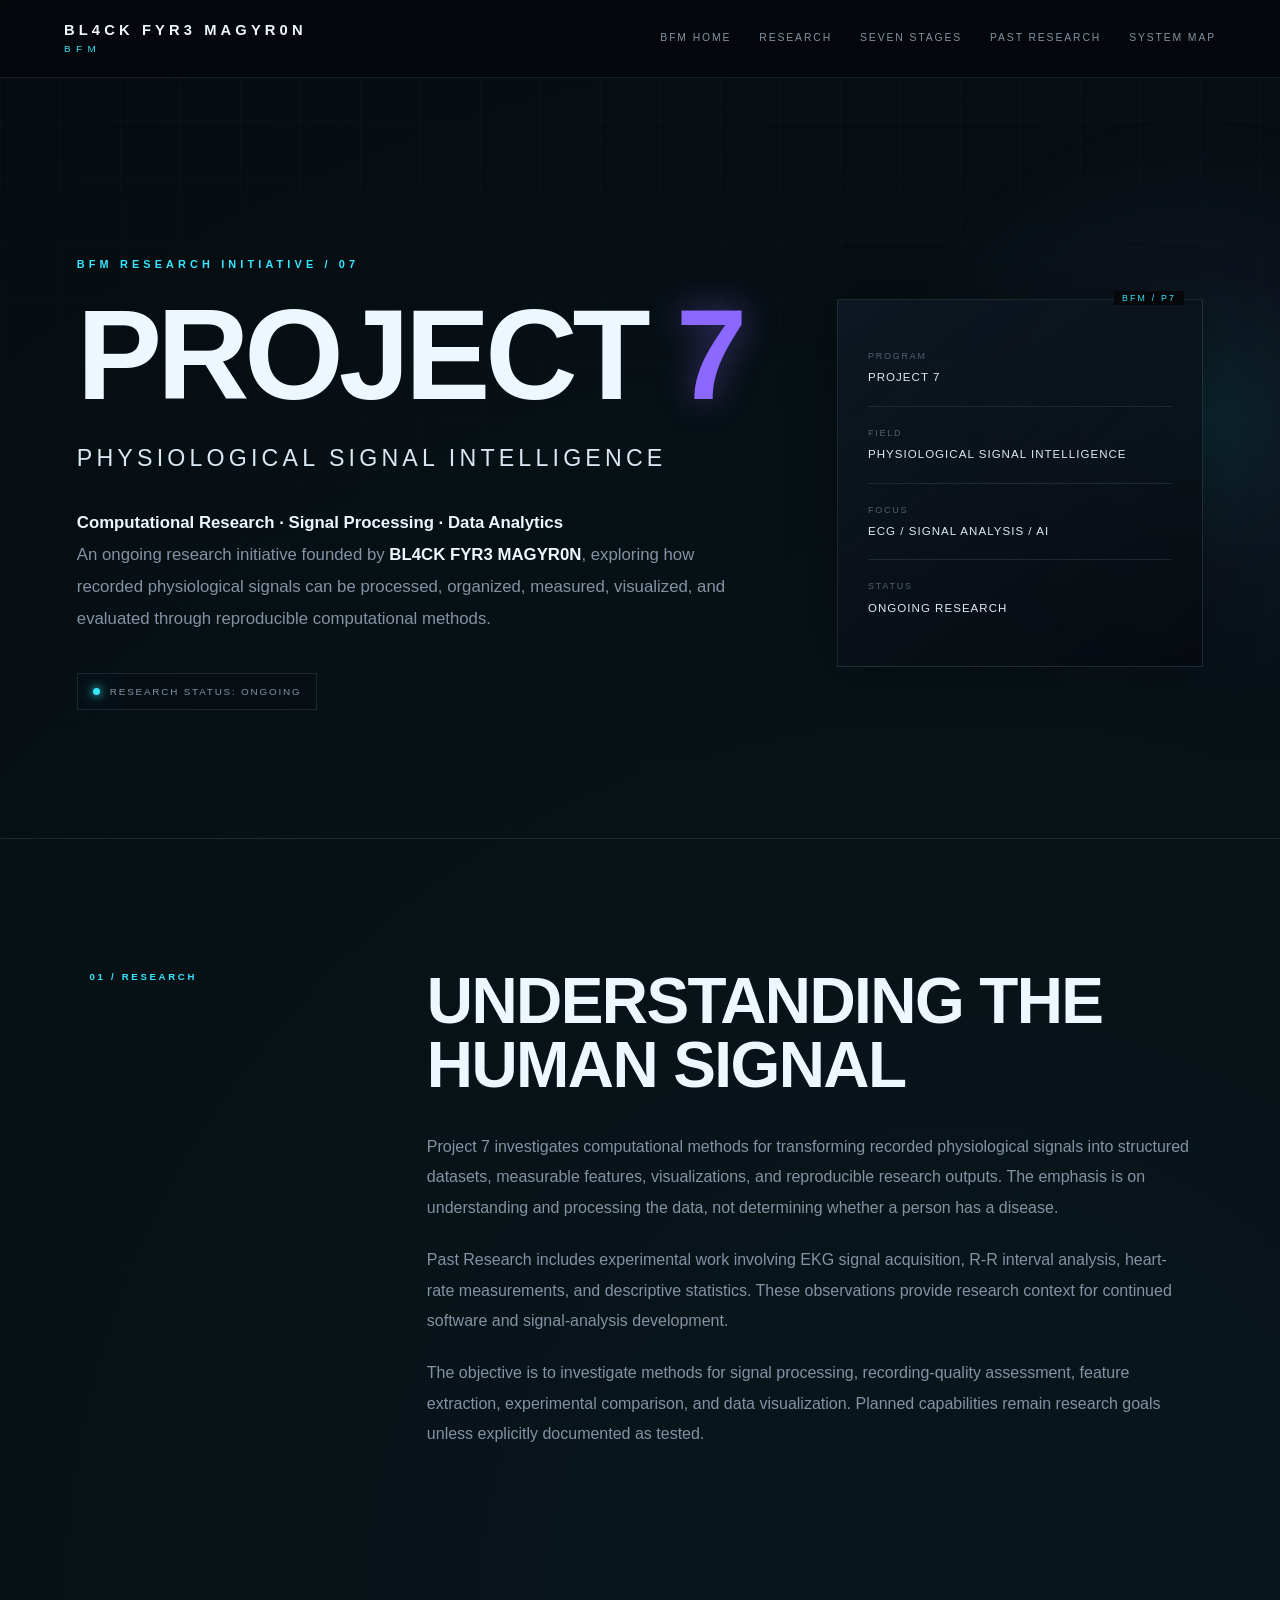
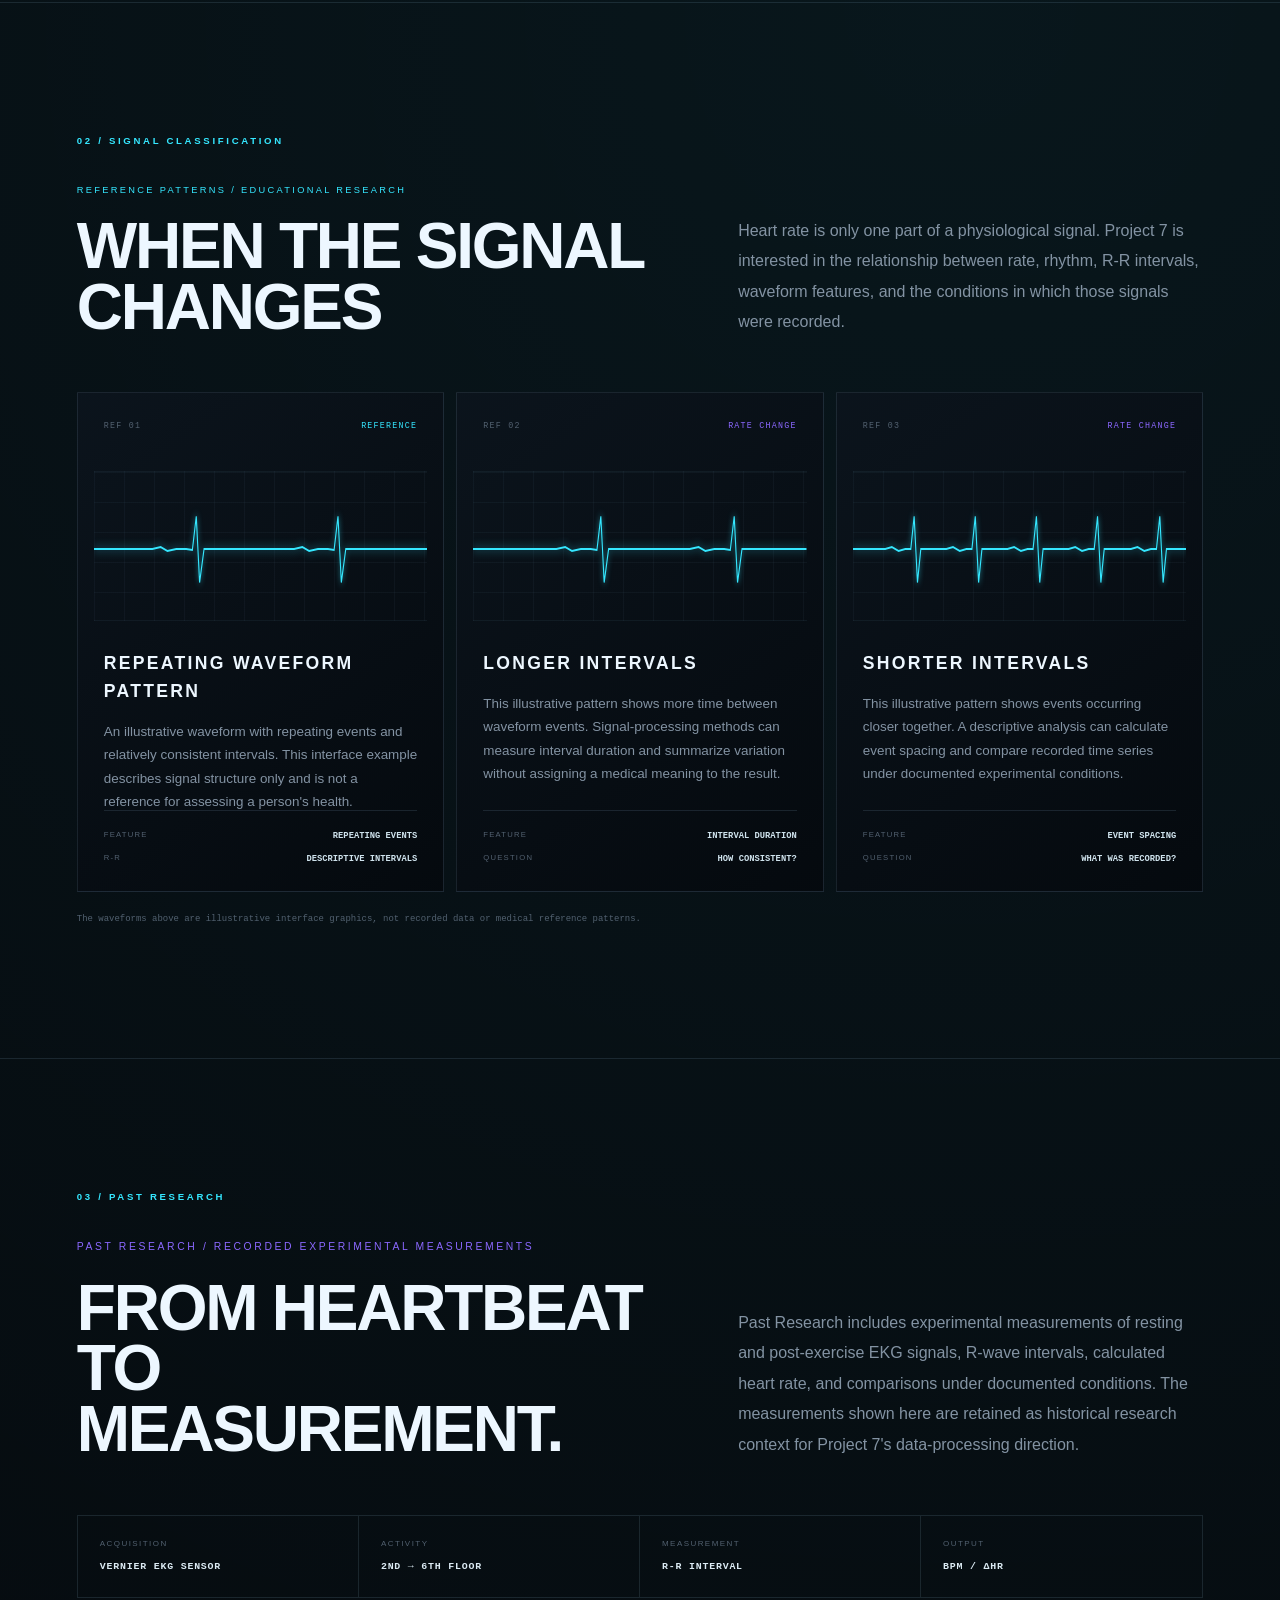
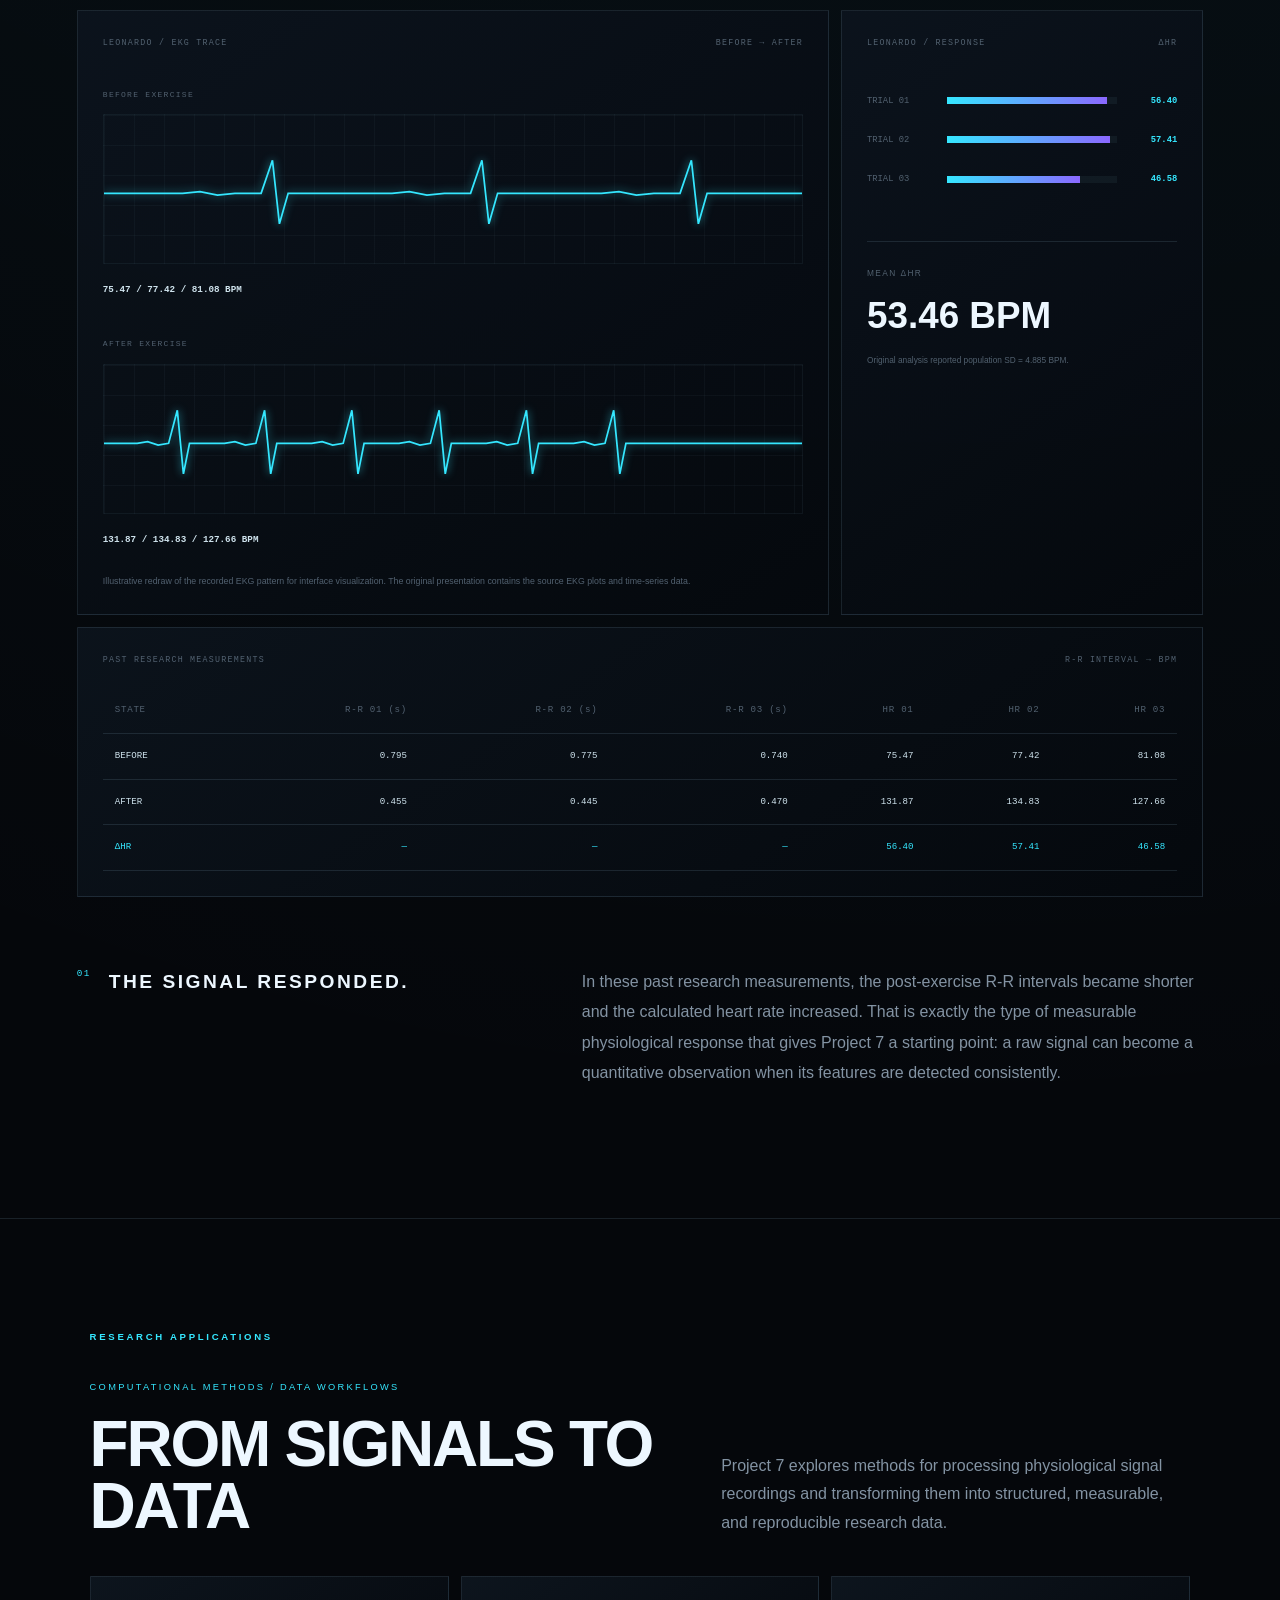
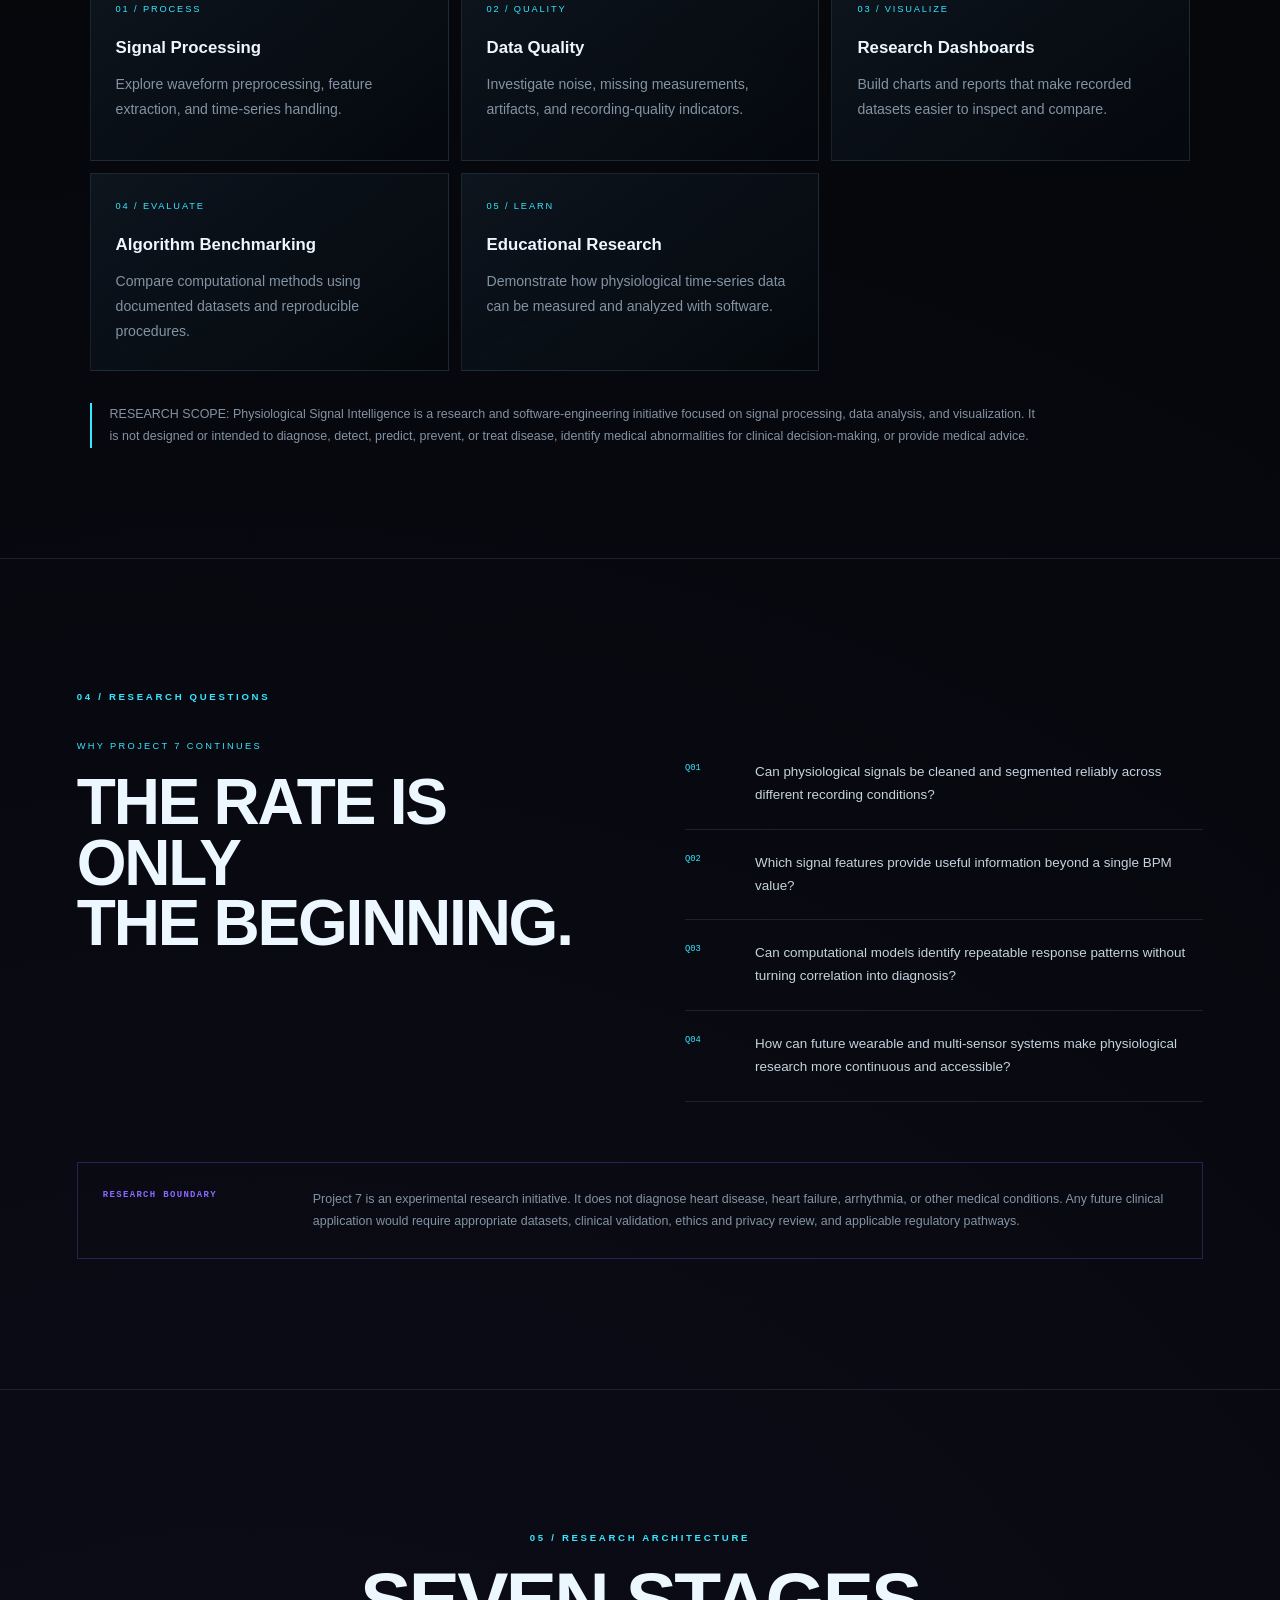
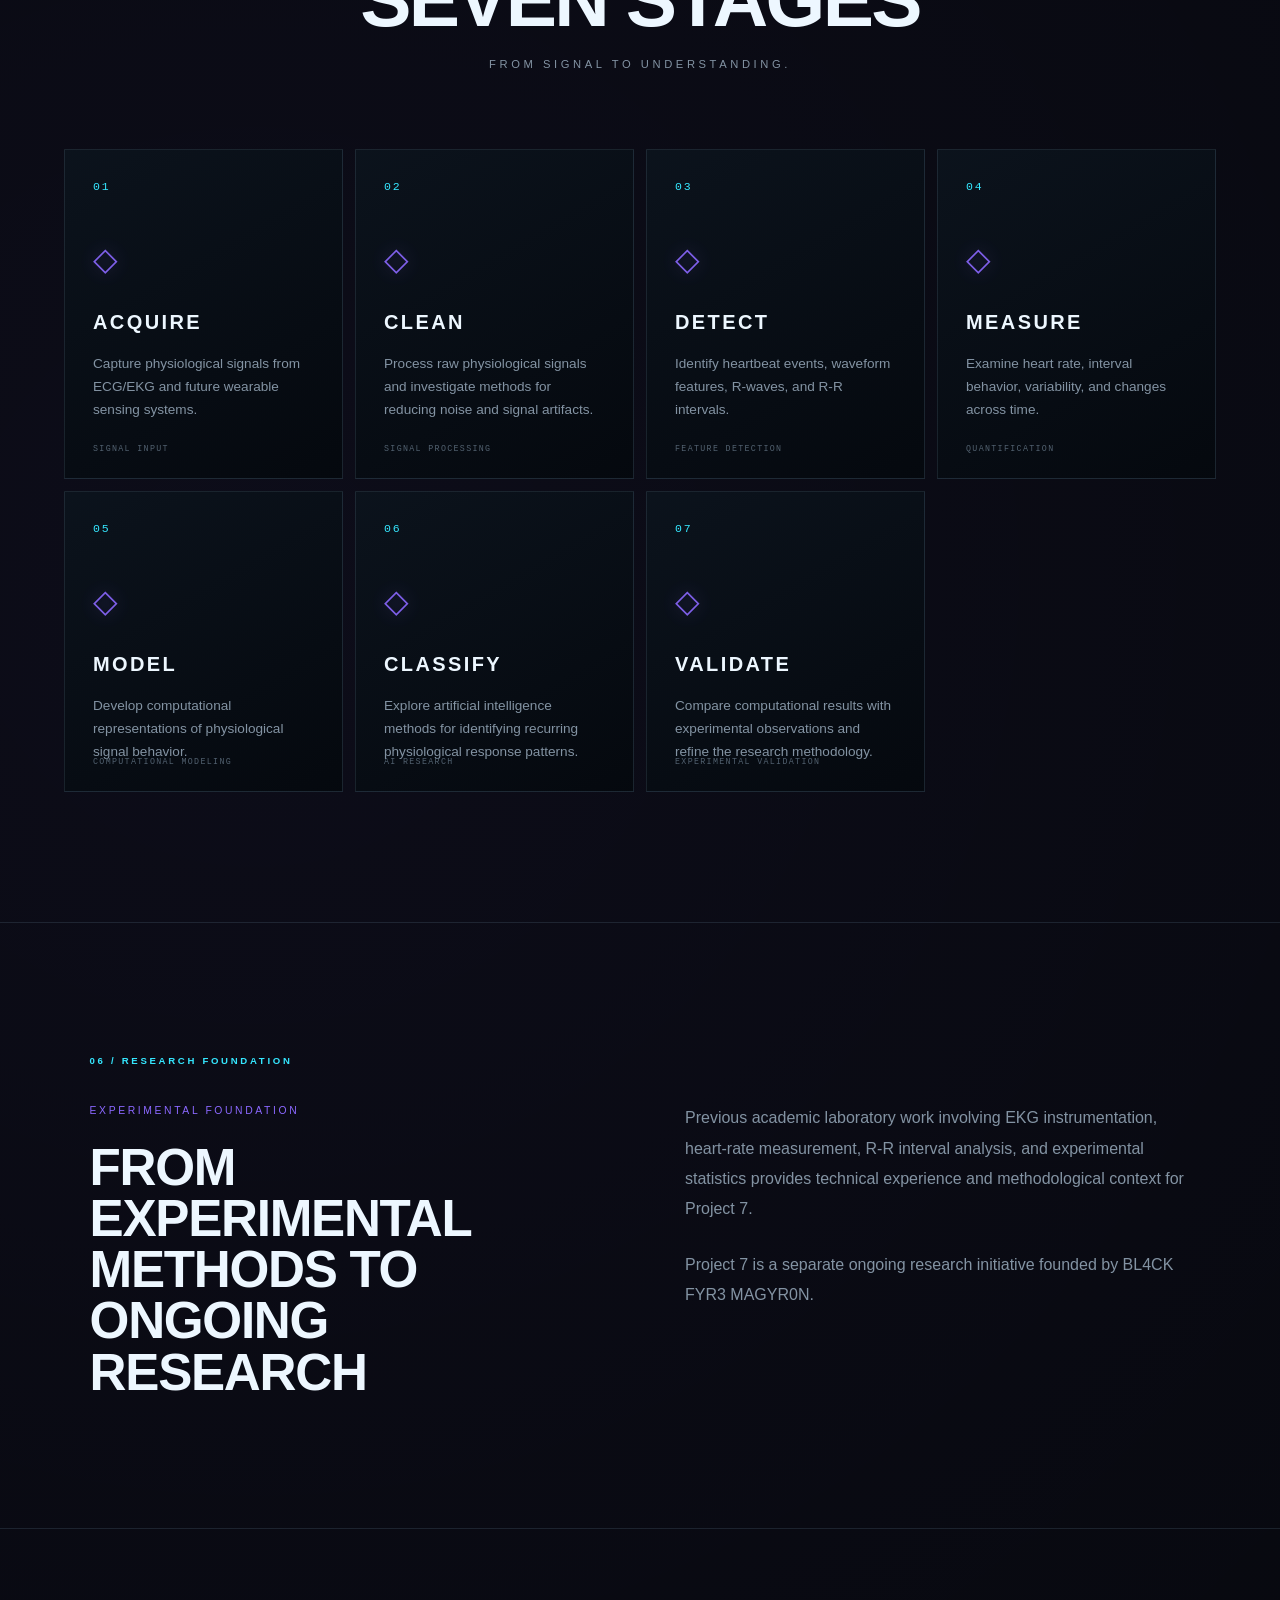
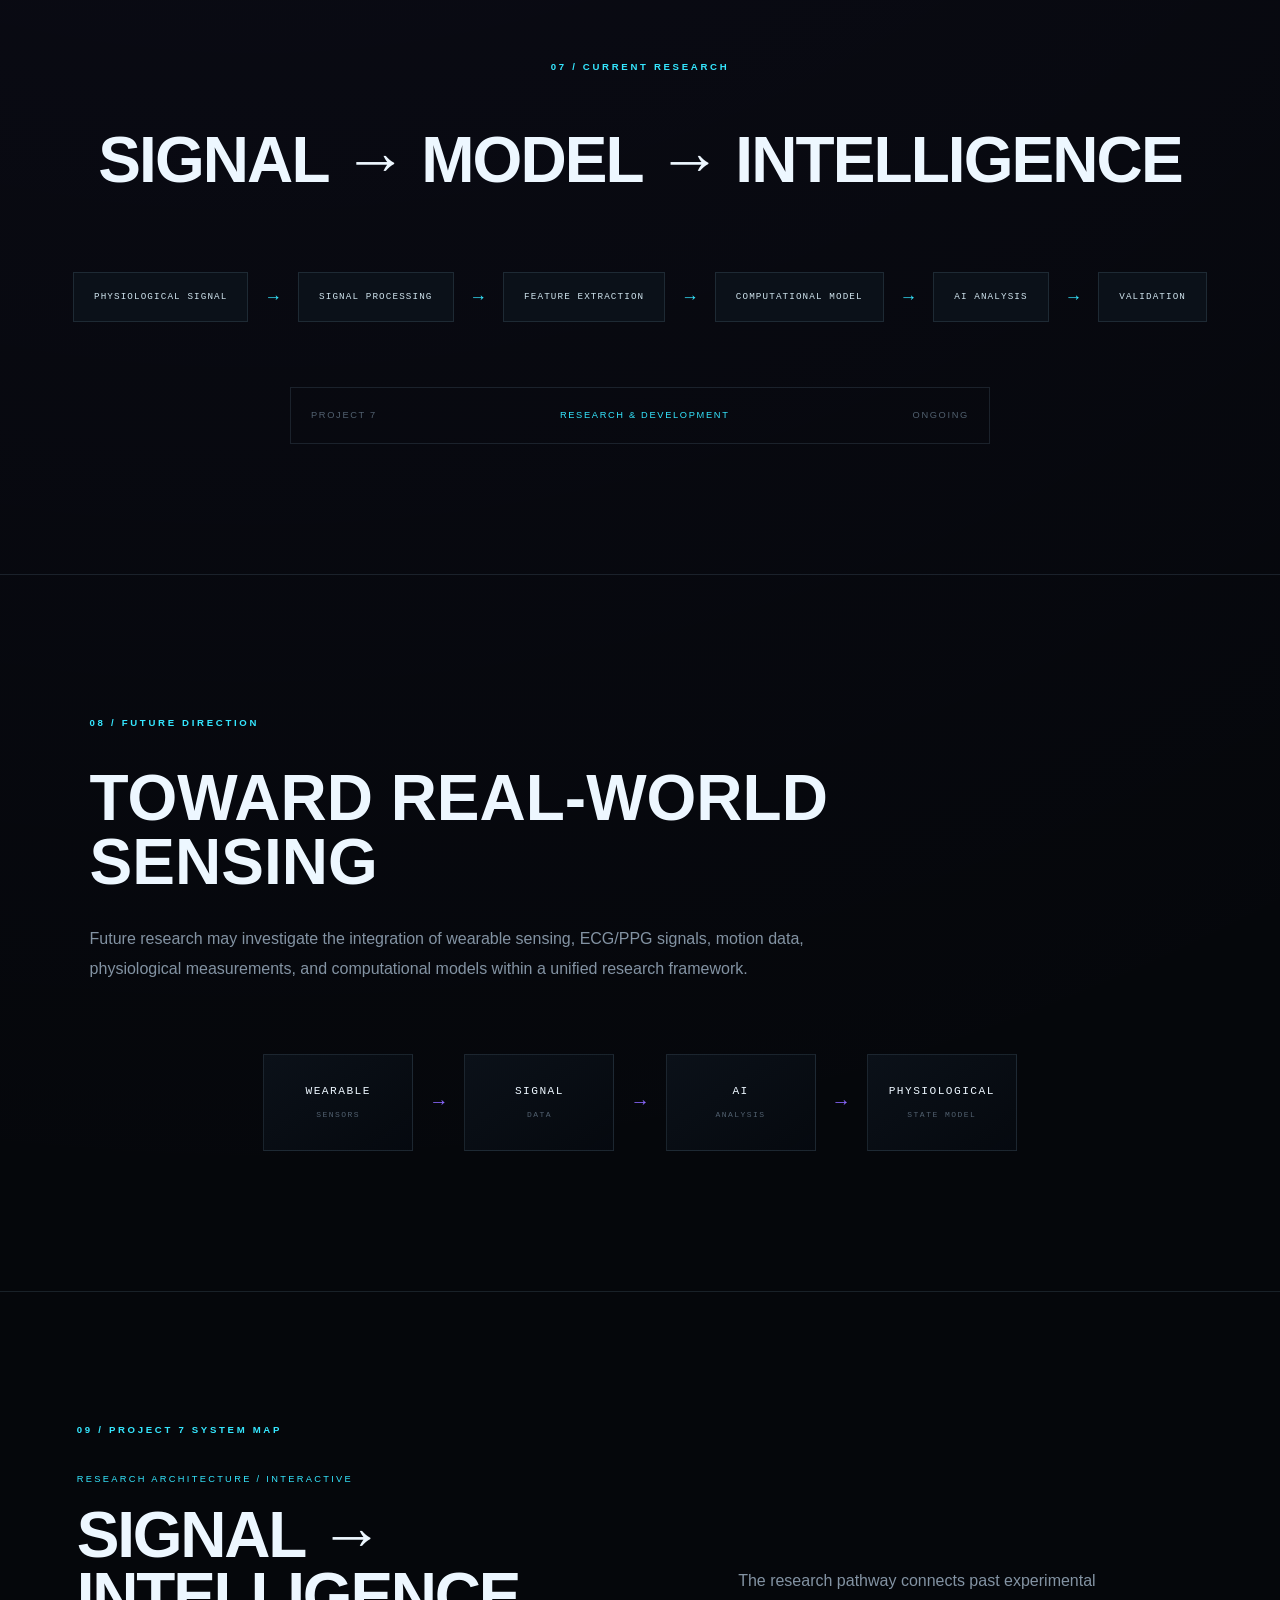
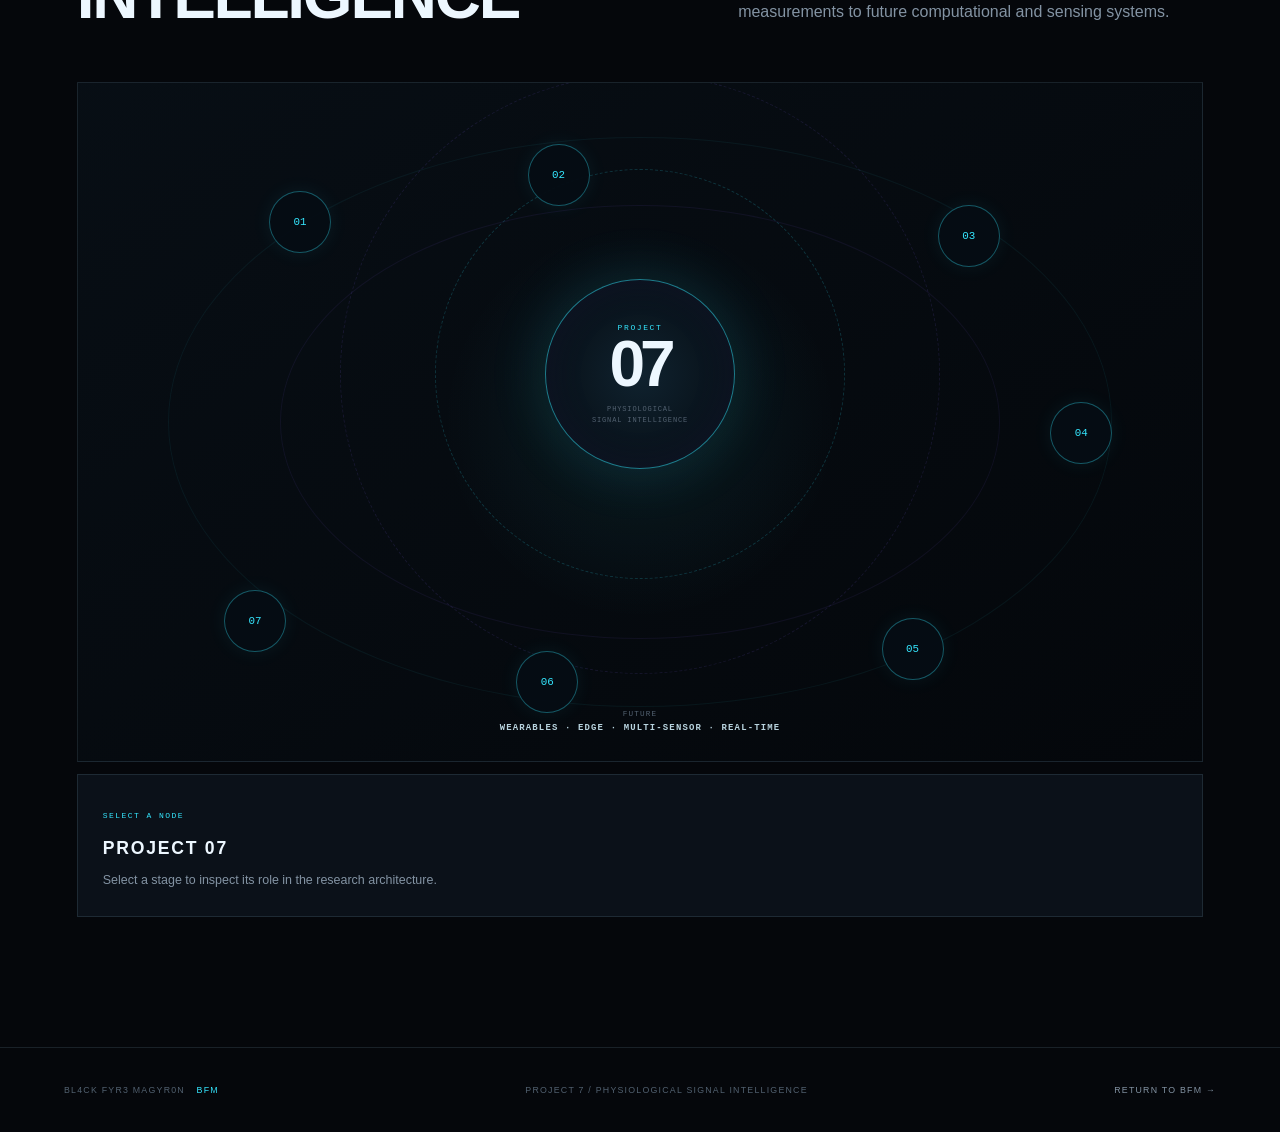
<file: project-7/index.html>
<!DOCTYPE html>
<html lang="en">
<head>
    <meta charset="UTF-8">
    <meta name="viewport" content="width=device-width, initial-scale=1.0">

    <title>Project 7 | BL4CK FYR3 MAGYR0N</title>

    <meta
        name="description"
        content="Project 7 — an ongoing physiological signal intelligence research project founded by BL4CK FYR3 MAGYR0N."
    >

    <link rel="stylesheet" href="project-7.css">
</head>

<body>

    <!-- =========================================
         PROJECT 7 HEADER
    ========================================== -->

    <header class="project-header">

        <a href="/" class="brand">
            <span class="brand-main">BL4CK FYR3 MAGYR0N</span>
            <span class="brand-sub">BFM</span>
        </a>

        <nav class="project-nav">
            <a href="/">BFM HOME</a>
            <a href="#research">RESEARCH</a>
            <a href="#stages">SEVEN STAGES</a>
            <a href="#archive">PAST RESEARCH</a>
            <a href="/project-7/system-map/">SYSTEM MAP</a>
        </nav>

    </header>


    <main>

        <!-- =========================================
             PROJECT 7 INTRO
        ========================================== -->

        <section class="project-hero">

            <div class="hero-content">

                <div class="research-label">
                    BFM RESEARCH INITIATIVE / 07
                </div>

                <h1>
                    PROJECT <span>7</span>
                </h1>

                <h2>
                    PHYSIOLOGICAL SIGNAL INTELLIGENCE
                </h2>

                <p class="hero-intro">
                    <strong>Computational Research · Signal Processing · Data Analytics</strong><br>
                    An ongoing research initiative founded by <strong>BL4CK FYR3 MAGYR0N</strong>,
                    exploring how recorded physiological signals can be processed, organized,
                    measured, visualized, and evaluated through reproducible computational methods.
                </p>

                <div class="project-status">
                    <span class="status-dot"></span>
                    RESEARCH STATUS: ONGOING
                </div>

            </div>

            <div class="hero-data">

                <div class="data-line">
                    <span>PROGRAM</span>
                    <strong>PROJECT 7</strong>
                </div>

                <div class="data-line">
                    <span>FIELD</span>
                    <strong>PHYSIOLOGICAL SIGNAL INTELLIGENCE</strong>
                </div>

                <div class="data-line">
                    <span>FOCUS</span>
                    <strong>ECG / SIGNAL ANALYSIS / AI</strong>
                </div>

                <div class="data-line">
                    <span>STATUS</span>
                    <strong>ONGOING RESEARCH</strong>
                </div>

            </div>

        </section>


        <!-- =========================================
             RESEARCH INTRODUCTION
        ========================================== -->

        <section id="research" class="research-intro">

            <div class="section-number">
                01 / RESEARCH
            </div>

            <div class="research-copy">

                <h2>
                    UNDERSTANDING THE HUMAN SIGNAL
                </h2>

                <p>
                    Project 7 investigates computational methods for transforming recorded
                    physiological signals into structured datasets, measurable features,
                    visualizations, and reproducible research outputs. The emphasis is on
                    understanding and processing the data, not determining whether a person
                    has a disease.
                </p>

                <p>
                    Past Research includes experimental work involving EKG signal acquisition,
                    R-R interval analysis, heart-rate measurements, and descriptive statistics.
                    These observations provide research context for continued software and
                    signal-analysis development.
                </p>

                <p>
                    The objective is to investigate methods for signal processing, recording-quality
                    assessment, feature extraction, experimental comparison, and data visualization.
                    Planned capabilities remain research goals unless explicitly documented as tested.
                </p>

            </div>

        </section>



        <!-- =========================================
             SIGNAL CLASSIFICATION
        ========================================== -->

        <section id="signal-changes" class="signal-classification">

            <div class="section-number">
                02 / SIGNAL CLASSIFICATION
            </div>

            <div class="classification-header">
                <div>
                    <div class="classification-label">REFERENCE PATTERNS / EDUCATIONAL RESEARCH</div>
                    <h2>WHEN THE SIGNAL CHANGES</h2>
                </div>

                <p>
                    Heart rate is only one part of a physiological signal. Project 7
                    is interested in the relationship between rate, rhythm, R-R
                    intervals, waveform features, and the conditions in which those
                    signals were recorded.
                </p>
            </div>

            <div class="classification-grid">

                <article class="signal-card">
                    <div class="signal-card-top">
                        <span>REF 01</span>
                        <span class="signal-state normal">REFERENCE</span>
                    </div>

                    <div class="mini-ecg normal-ecg" aria-hidden="true">
                        <svg viewBox="0 0 600 150" preserveAspectRatio="none">
                            <path d="M0 78 L105 78 L120 76 L132 80 L148 78
                                     L166 78 L177 79 L184 45 L190 112 L198 78
                                     L250 78 L360 78 L375 76 L387 80 L403 78
                                     L421 78 L432 79 L439 45 L445 112 L453 78
                                     L510 78 L600 78"/>
                        </svg>
                    </div>

                    <h3>REPEATING WAVEFORM PATTERN</h3>
                    <p>
                        An illustrative waveform with repeating events and relatively consistent
                        intervals. This interface example describes signal structure only and
                        is not a reference for assessing a person's health.
                    </p>

                    <div class="signal-metrics">
                        <span>FEATURE</span><strong>REPEATING EVENTS</strong>
                        <span>R-R</span><strong>DESCRIPTIVE INTERVALS</strong>
                    </div>
                </article>

                <article class="signal-card">
                    <div class="signal-card-top">
                        <span>REF 02</span>
                        <span class="signal-state">RATE CHANGE</span>
                    </div>

                    <div class="mini-ecg slow-ecg" aria-hidden="true">
                        <svg viewBox="0 0 600 150" preserveAspectRatio="none">
                            <path d="M0 78 L150 78 L166 76 L178 80 L194 78
                                     L212 78 L223 79 L230 45 L236 112 L244 78
                                     L390 78 L406 76 L418 80 L434 78 L452 78
                                     L463 79 L470 45 L476 112 L484 78 L600 78"/>
                        </svg>
                    </div>

                    <h3>LONGER INTERVALS</h3>
                    <p>
                        This illustrative pattern shows more time between waveform events.
                        Signal-processing methods can measure interval duration and summarize
                        variation without assigning a medical meaning to the result.
                    </p>

                    <div class="signal-metrics">
                        <span>FEATURE</span><strong>INTERVAL DURATION</strong>
                        <span>QUESTION</span><strong>HOW CONSISTENT?</strong>
                    </div>
                </article>

                <article class="signal-card">
                    <div class="signal-card-top">
                        <span>REF 03</span>
                        <span class="signal-state">RATE CHANGE</span>
                    </div>

                    <div class="mini-ecg fast-ecg" aria-hidden="true">
                        <svg viewBox="0 0 600 150" preserveAspectRatio="none">
                            <path d="M0 78 L58 78 L70 76 L82 80 L94 78
                                     L104 78 L110 45 L116 112 L122 78
                                     L168 78 L180 76 L192 80 L204 78
                                     L214 78 L220 45 L226 112 L232 78
                                     L278 78 L290 76 L302 80 L314 78
                                     L324 78 L330 45 L336 112 L342 78
                                     L388 78 L400 76 L412 80 L424 78
                                     L434 78 L440 45 L446 112 L452 78
                                     L500 78 L512 76 L524 80 L536 78
                                     L546 78 L552 45 L558 112 L564 78 L600 78"/>
                        </svg>
                    </div>

                    <h3>SHORTER INTERVALS</h3>
                    <p>
                        This illustrative pattern shows events occurring closer together.
                        A descriptive analysis can calculate event spacing and compare recorded
                        time series under documented experimental conditions.
                    </p>

                    <div class="signal-metrics">
                        <span>FEATURE</span><strong>EVENT SPACING</strong>
                        <span>QUESTION</span><strong>WHAT WAS RECORDED?</strong>
                    </div>
                </article>

            </div>

            <div class="classification-note">
                The waveforms above are illustrative interface graphics, not recorded data or medical reference patterns.
            </div>

        </section>


        <!-- =========================================
             PAST RESEARCH
        ========================================== -->

        <section id="lab-data" class="lab-data">

            <div class="section-number">
                03 / PAST RESEARCH
            </div>

            <div class="lab-data-header">
                <div>
                    <div class="foundation-label">PAST RESEARCH / RECORDED EXPERIMENTAL MEASUREMENTS</div>
                    <h2>FROM HEARTBEAT<br>TO MEASUREMENT.</h2>
                </div>

                <p>
                    Past Research includes experimental measurements of resting and post-exercise
                    EKG signals, R-wave intervals, calculated heart rate, and comparisons under
                    documented conditions. The measurements shown here are retained as historical
                    research context for Project 7's data-processing direction.
                </p>
            </div>

            <div class="lab-method-strip">
                <div><span>ACQUISITION</span><strong>VERNIER EKG SENSOR</strong></div>
                <div><span>ACTIVITY</span><strong>2ND → 6TH FLOOR</strong></div>
                <div><span>MEASUREMENT</span><strong>R-R INTERVAL</strong></div>
                <div><span>OUTPUT</span><strong>BPM / ΔHR</strong></div>
            </div>

            <div class="data-visual-grid">

                <div class="data-panel waveform-panel">
                    <div class="panel-heading">
                        <span>LEONARDO / EKG TRACE</span>
                        <span>BEFORE → AFTER</span>
                    </div>

                    <div class="waveform-compare">
                        <div>
                            <small>BEFORE EXERCISE</small>
                            <div class="archive-wave">
                                <svg viewBox="0 0 800 170" preserveAspectRatio="none">
                                    <path d="M0 90 L90 90 L110 88 L130 92 L150 90
                                             L180 90 L193 52 L201 125 L211 90
                                             L330 90 L350 88 L370 92 L390 90
                                             L420 90 L433 52 L441 125 L451 90
                                             L570 90 L590 88 L610 92 L630 90
                                             L660 90 L673 52 L681 125 L691 90 L800 90"/>
                                </svg>
                            </div>
                            <strong>75.47 / 77.42 / 81.08 BPM</strong>
                        </div>

                        <div>
                            <small>AFTER EXERCISE</small>
                            <div class="archive-wave">
                                <svg viewBox="0 0 800 170" preserveAspectRatio="none">
                                    <path d="M0 90 L38 90 L50 88 L62 92 L74 90
                                             L84 52 L91 125 L98 90
                                             L138 90 L150 88 L162 92 L174 90
                                             L184 52 L191 125 L198 90
                                             L238 90 L250 88 L262 92 L274 90
                                             L284 52 L291 125 L298 90
                                             L338 90 L350 88 L362 92 L374 90
                                             L384 52 L391 125 L398 90
                                             L438 90 L450 88 L462 92 L474 90
                                             L484 52 L491 125 L498 90
                                             L538 90 L550 88 L562 92 L574 90
                                             L584 52 L591 125 L598 90 L800 90"/>
                                </svg>
                            </div>
                            <strong>131.87 / 134.83 / 127.66 BPM</strong>
                        </div>
                    </div>

                    <div class="chart-caption">
                        Illustrative redraw of the recorded EKG pattern for interface visualization.
                        The original presentation contains the source EKG plots and time-series data.
                    </div>
                </div>

                <div class="data-panel delta-panel">
                    <div class="panel-heading">
                        <span>LEONARDO / RESPONSE</span>
                        <span>ΔHR</span>
                    </div>

                    <div class="bar-chart" aria-label="Heart-rate change from the past research measurements">
                        <div class="bar-row">
                            <span>TRIAL 01</span>
                            <div class="bar-track"><i style="width: 94%;"></i></div>
                            <strong>56.40</strong>
                        </div>
                        <div class="bar-row">
                            <span>TRIAL 02</span>
                            <div class="bar-track"><i style="width: 96%;"></i></div>
                            <strong>57.41</strong>
                        </div>
                        <div class="bar-row">
                            <span>TRIAL 03</span>
                            <div class="bar-track"><i style="width: 78%;"></i></div>
                            <strong>46.58</strong>
                        </div>
                    </div>

                    <div class="delta-result">
                        <span>MEAN ΔHR</span>
                        <strong>53.46 BPM</strong>
                        <small>Original analysis reported population SD = 4.885 BPM.</small>
                    </div>
                </div>

            </div>

            <div class="lab-table-wrap">
                <div class="panel-heading">
                    <span>PAST RESEARCH MEASUREMENTS</span>
                    <span>R-R INTERVAL → BPM</span>
                </div>

                <table class="lab-table">
                    <thead>
                        <tr>
                            <th>STATE</th>
                            <th>R-R 01 (s)</th>
                            <th>R-R 02 (s)</th>
                            <th>R-R 03 (s)</th>
                            <th>HR 01</th>
                            <th>HR 02</th>
                            <th>HR 03</th>
                        </tr>
                    </thead>
                    <tbody>
                        <tr>
                            <td>BEFORE</td>
                            <td>0.795</td>
                            <td>0.775</td>
                            <td>0.740</td>
                            <td>75.47</td>
                            <td>77.42</td>
                            <td>81.08</td>
                        </tr>
                        <tr>
                            <td>AFTER</td>
                            <td>0.455</td>
                            <td>0.445</td>
                            <td>0.470</td>
                            <td>131.87</td>
                            <td>134.83</td>
                            <td>127.66</td>
                        </tr>
                        <tr class="highlight-row">
                            <td>ΔHR</td>
                            <td>—</td>
                            <td>—</td>
                            <td>—</td>
                            <td>56.40</td>
                            <td>57.41</td>
                            <td>46.58</td>
                        </tr>
                    </tbody>
                </table>
            </div>

            <div class="data-interpretation">
                <div>
                    <span class="interpretation-number">01</span>
                    <h3>THE SIGNAL RESPONDED.</h3>
                </div>
                <p>
                    In these past research measurements, the post-exercise R-R intervals
                    became shorter and the calculated heart rate increased. That is
                    exactly the type of measurable physiological response that gives
                    Project 7 a starting point: a raw signal can become a quantitative
                    observation when its features are detected consistently.
                </p>
            </div>

        </section>


        <!-- =========================================
             RESEARCH APPLICATIONS
        ========================================== -->

        <section id="applications" class="research-applications">
            <div class="section-number">RESEARCH APPLICATIONS</div>
            <div class="applications-heading">
                <div>
                    <div class="classification-label">COMPUTATIONAL METHODS / DATA WORKFLOWS</div>
                    <h2>FROM SIGNALS TO DATA</h2>
                </div>
                <p>Project 7 explores methods for processing physiological signal recordings and transforming them into structured, measurable, and reproducible research data.</p>
            </div>
            <div class="applications-grid">
                <article class="application-card"><span>01 / PROCESS</span><h3>Signal Processing</h3><p>Explore waveform preprocessing, feature extraction, and time-series handling.</p></article>
                <article class="application-card"><span>02 / QUALITY</span><h3>Data Quality</h3><p>Investigate noise, missing measurements, artifacts, and recording-quality indicators.</p></article>
                <article class="application-card"><span>03 / VISUALIZE</span><h3>Research Dashboards</h3><p>Build charts and reports that make recorded datasets easier to inspect and compare.</p></article>
                <article class="application-card"><span>04 / EVALUATE</span><h3>Algorithm Benchmarking</h3><p>Compare computational methods using documented datasets and reproducible procedures.</p></article>
                <article class="application-card"><span>05 / LEARN</span><h3>Educational Research</h3><p>Demonstrate how physiological time-series data can be measured and analyzed with software.</p></article>
            </div>
            <p class="research-scope">RESEARCH SCOPE: Physiological Signal Intelligence is a research and software-engineering initiative focused on signal processing, data analysis, and visualization. It is not designed or intended to diagnose, detect, predict, prevent, or treat disease, identify medical abnormalities for clinical decision-making, or provide medical advice.</p>
        </section>

        <!-- =========================================
             RESEARCH QUESTIONS
        ========================================== -->

        <section id="research-questions" class="research-questions">

            <div class="section-number">
                04 / RESEARCH QUESTIONS
            </div>

            <div class="question-layout">
                <div>
                    <div class="classification-label">WHY PROJECT 7 CONTINUES</div>
                    <h2>THE RATE IS ONLY<br>THE BEGINNING.</h2>
                </div>

                <div class="question-list">
                    <div>
                        <span>Q01</span>
                        <p>Can physiological signals be cleaned and segmented reliably across different recording conditions?</p>
                    </div>
                    <div>
                        <span>Q02</span>
                        <p>Which signal features provide useful information beyond a single BPM value?</p>
                    </div>
                    <div>
                        <span>Q03</span>
                        <p>Can computational models identify repeatable response patterns without turning correlation into diagnosis?</p>
                    </div>
                    <div>
                        <span>Q04</span>
                        <p>How can future wearable and multi-sensor systems make physiological research more continuous and accessible?</p>
                    </div>
                </div>
            </div>

            <div class="research-boundary">
                <strong>RESEARCH BOUNDARY</strong>
                <p>
                    Project 7 is an experimental research initiative. It does not
                    diagnose heart disease, heart failure, arrhythmia, or other medical
                    conditions. Any future clinical application would require appropriate
                    datasets, clinical validation, ethics and privacy review, and applicable
                    regulatory pathways.
                </p>
            </div>

        </section>


        <!-- =========================================
             SEVEN STAGES
        ========================================== -->

        <section id="stages" class="seven-stages">

            <div class="section-heading">

                <div class="section-number">
                    05 / RESEARCH ARCHITECTURE
                </div>

                <h2>
                    SEVEN STAGES
                </h2>

                <p>
                    FROM SIGNAL TO UNDERSTANDING.
                </p>

            </div>


            <div class="stage-grid">

                <!-- 01 -->

                <article class="stage-card">

                    <div class="stage-number">
                        01
                    </div>

                    <div class="stage-icon">
                        ◇
                    </div>

                    <h3>
                        ACQUIRE
                    </h3>

                    <p>
                        Capture physiological signals from ECG/EKG
                        and future wearable sensing systems.
                    </p>

                    <span class="stage-status">
                        SIGNAL INPUT
                    </span>

                </article>


                <!-- 02 -->

                <article class="stage-card">

                    <div class="stage-number">
                        02
                    </div>

                    <div class="stage-icon">
                        ◇
                    </div>

                    <h3>
                        CLEAN
                    </h3>

                    <p>
                        Process raw physiological signals and investigate
                        methods for reducing noise and signal artifacts.
                    </p>

                    <span class="stage-status">
                        SIGNAL PROCESSING
                    </span>

                </article>


                <!-- 03 -->

                <article class="stage-card">

                    <div class="stage-number">
                        03
                    </div>

                    <div class="stage-icon">
                        ◇
                    </div>

                    <h3>
                        DETECT
                    </h3>

                    <p>
                        Identify heartbeat events, waveform features,
                        R-waves, and R-R intervals.
                    </p>

                    <span class="stage-status">
                        FEATURE DETECTION
                    </span>

                </article>


                <!-- 04 -->

                <article class="stage-card">

                    <div class="stage-number">
                        04
                    </div>

                    <div class="stage-icon">
                        ◇
                    </div>

                    <h3>
                        MEASURE
                    </h3>

                    <p>
                        Examine heart rate, interval behavior,
                        variability, and changes across time.
                    </p>

                    <span class="stage-status">
                        QUANTIFICATION
                    </span>

                </article>


                <!-- 05 -->

                <article class="stage-card">

                    <div class="stage-number">
                        05
                    </div>

                    <div class="stage-icon">
                        ◇
                    </div>

                    <h3>
                        MODEL
                    </h3>

                    <p>
                        Develop computational representations of
                        physiological signal behavior.
                    </p>

                    <span class="stage-status">
                        COMPUTATIONAL MODELING
                    </span>

                </article>


                <!-- 06 -->

                <article class="stage-card">

                    <div class="stage-number">
                        06
                    </div>

                    <div class="stage-icon">
                        ◇
                    </div>

                    <h3>
                        CLASSIFY
                    </h3>

                    <p>
                        Explore artificial intelligence methods for
                        identifying recurring physiological response patterns.
                    </p>

                    <span class="stage-status">
                        AI RESEARCH
                    </span>

                </article>


                <!-- 07 -->

                <article class="stage-card">

                    <div class="stage-number">
                        07
                    </div>

                    <div class="stage-icon">
                        ◇
                    </div>

                    <h3>
                        VALIDATE
                    </h3>

                    <p>
                        Compare computational results with experimental
                        observations and refine the research methodology.
                    </p>

                    <span class="stage-status">
                        EXPERIMENTAL VALIDATION
                    </span>

                </article>

            </div>

        </section>


        <!-- =========================================
             RESEARCH FOUNDATION
        ========================================== -->

        <section id="archive" class="research-foundation">

            <div class="section-number">
                06 / RESEARCH FOUNDATION
            </div>

            <div class="foundation-content">

                <div>

                    <div class="foundation-label">
                        EXPERIMENTAL FOUNDATION
                    </div>

                    <h2>
                        FROM EXPERIMENTAL METHODS
                        TO ONGOING RESEARCH
                    </h2>

                </div>

                <div>

                    <p>
                        Previous academic laboratory work involving
                        EKG instrumentation, heart-rate measurement,
                        R-R interval analysis, and experimental statistics
                        provides technical experience and methodological
                        context for Project 7.
                    </p>

                    <p>
                        Project 7 is a separate ongoing research initiative
                        founded by BL4CK FYR3 MAGYR0N.
                    </p>

                </div>

            </div>

        </section>


        <!-- =========================================
             CURRENT RESEARCH
        ========================================== -->

        <section class="current-research">

            <div class="section-number">
                07 / CURRENT RESEARCH
            </div>

            <h2>
                SIGNAL → MODEL → INTELLIGENCE
            </h2>

            <div class="research-flow">

                <div>PHYSIOLOGICAL SIGNAL</div>
                <span>→</span>

                <div>SIGNAL PROCESSING</div>
                <span>→</span>

                <div>FEATURE EXTRACTION</div>
                <span>→</span>

                <div>COMPUTATIONAL MODEL</div>
                <span>→</span>

                <div>AI ANALYSIS</div>
                <span>→</span>

                <div>VALIDATION</div>

            </div>

            <div class="research-state">
                <span>PROJECT 7</span>
                <strong>RESEARCH &amp; DEVELOPMENT</strong>
                <span>ONGOING</span>
            </div>

        </section>


        <!-- =========================================
             FUTURE DIRECTION
        ========================================== -->

        <section class="future-direction">

            <div class="section-number">
                08 / FUTURE DIRECTION
            </div>

            <h2>
                TOWARD REAL-WORLD SENSING
            </h2>

            <p>
                Future research may investigate the integration of
                wearable sensing, ECG/PPG signals, motion data,
                physiological measurements, and computational models
                within a unified research framework.
            </p>

            <div class="future-system">

                <div>
                    WEARABLE
                    <small>SENSORS</small>
                </div>

                <span>→</span>

                <div>
                    SIGNAL
                    <small>DATA</small>
                </div>

                <span>→</span>

                <div>
                    AI
                    <small>ANALYSIS</small>
                </div>

                <span>→</span>

                <div>
                    PHYSIOLOGICAL
                    <small>STATE MODEL</small>
                </div>

            </div>

        </section>

    </main>



        <!-- =========================================
             INTERACTIVE SYSTEM MAP
        ========================================== -->

        <section id="system-map" class="embedded-system-map">

            <div class="section-number">
                09 / PROJECT 7 SYSTEM MAP
            </div>

            <div class="map-heading">
                <div>
                    <div class="classification-label">RESEARCH ARCHITECTURE / INTERACTIVE</div>
                    <h2>SIGNAL → INTELLIGENCE</h2>
                </div>
                <p>
                    The research pathway connects past experimental measurements
                    to future computational and sensing systems.
                </p>
            </div>

            <div class="map-core">
                <div class="map-node map-node-center">
                    <span>PROJECT</span>
                    <strong>07</strong>
                    <small>PHYSIOLOGICAL<br>SIGNAL INTELLIGENCE</small>
                </div>

                <div class="map-ring ring-one"></div>
                <div class="map-ring ring-two"></div>

                <button class="map-node map-node-stage stage-a" data-map-title="01 / ACQUIRE" data-map-copy="Capture physiological signals from ECG/EKG and future wearable sensing systems.">01</button>
                <button class="map-node map-node-stage stage-b" data-map-title="02 / CLEAN" data-map-copy="Investigate signal noise, artifacts and preprocessing methods before analysis.">02</button>
                <button class="map-node map-node-stage stage-c" data-map-title="03 / DETECT" data-map-copy="Identify R-waves, heartbeat events and other measurable signal features.">03</button>
                <button class="map-node map-node-stage stage-d" data-map-title="04 / MEASURE" data-map-copy="Convert signal features into R-R intervals, heart rate and time-dependent measurements.">04</button>
                <button class="map-node map-node-stage stage-e" data-map-title="05 / MODEL" data-map-copy="Develop computational representations of physiological signal behavior.">05</button>
                <button class="map-node map-node-stage stage-f" data-map-title="06 / CLASSIFY" data-map-copy="Explore computational and AI methods for recurring physiological response patterns.">06</button>
                <button class="map-node map-node-stage stage-g" data-map-title="07 / VALIDATE" data-map-copy="Compare model outputs with controlled experimental observations and refine the methodology.">07</button>

                <div class="map-future">
                    <span>FUTURE</span>
                    <strong>WEARABLES · EDGE · MULTI-SENSOR · REAL-TIME</strong>
                </div>
            </div>

            <div class="map-panel" id="map-panel">
                <span id="map-panel-kicker">SELECT A NODE</span>
                <h3 id="map-panel-title">PROJECT 07</h3>
                <p id="map-panel-copy">Select a stage to inspect its role in the research architecture.</p>
            </div>

        </section>


    <!-- =========================================
         FOOTER
    ========================================== -->

    <footer class="project-footer">

        <div>
            BL4CK FYR3 MAGYR0N
            <span>BFM</span>
        </div>

        <div>
            PROJECT 7 / PHYSIOLOGICAL SIGNAL INTELLIGENCE
        </div>

        <a href="/">
            RETURN TO BFM →
        </a>

    </footer>


    <script src="project-7.js"></script>

</body>
</html>
</file>
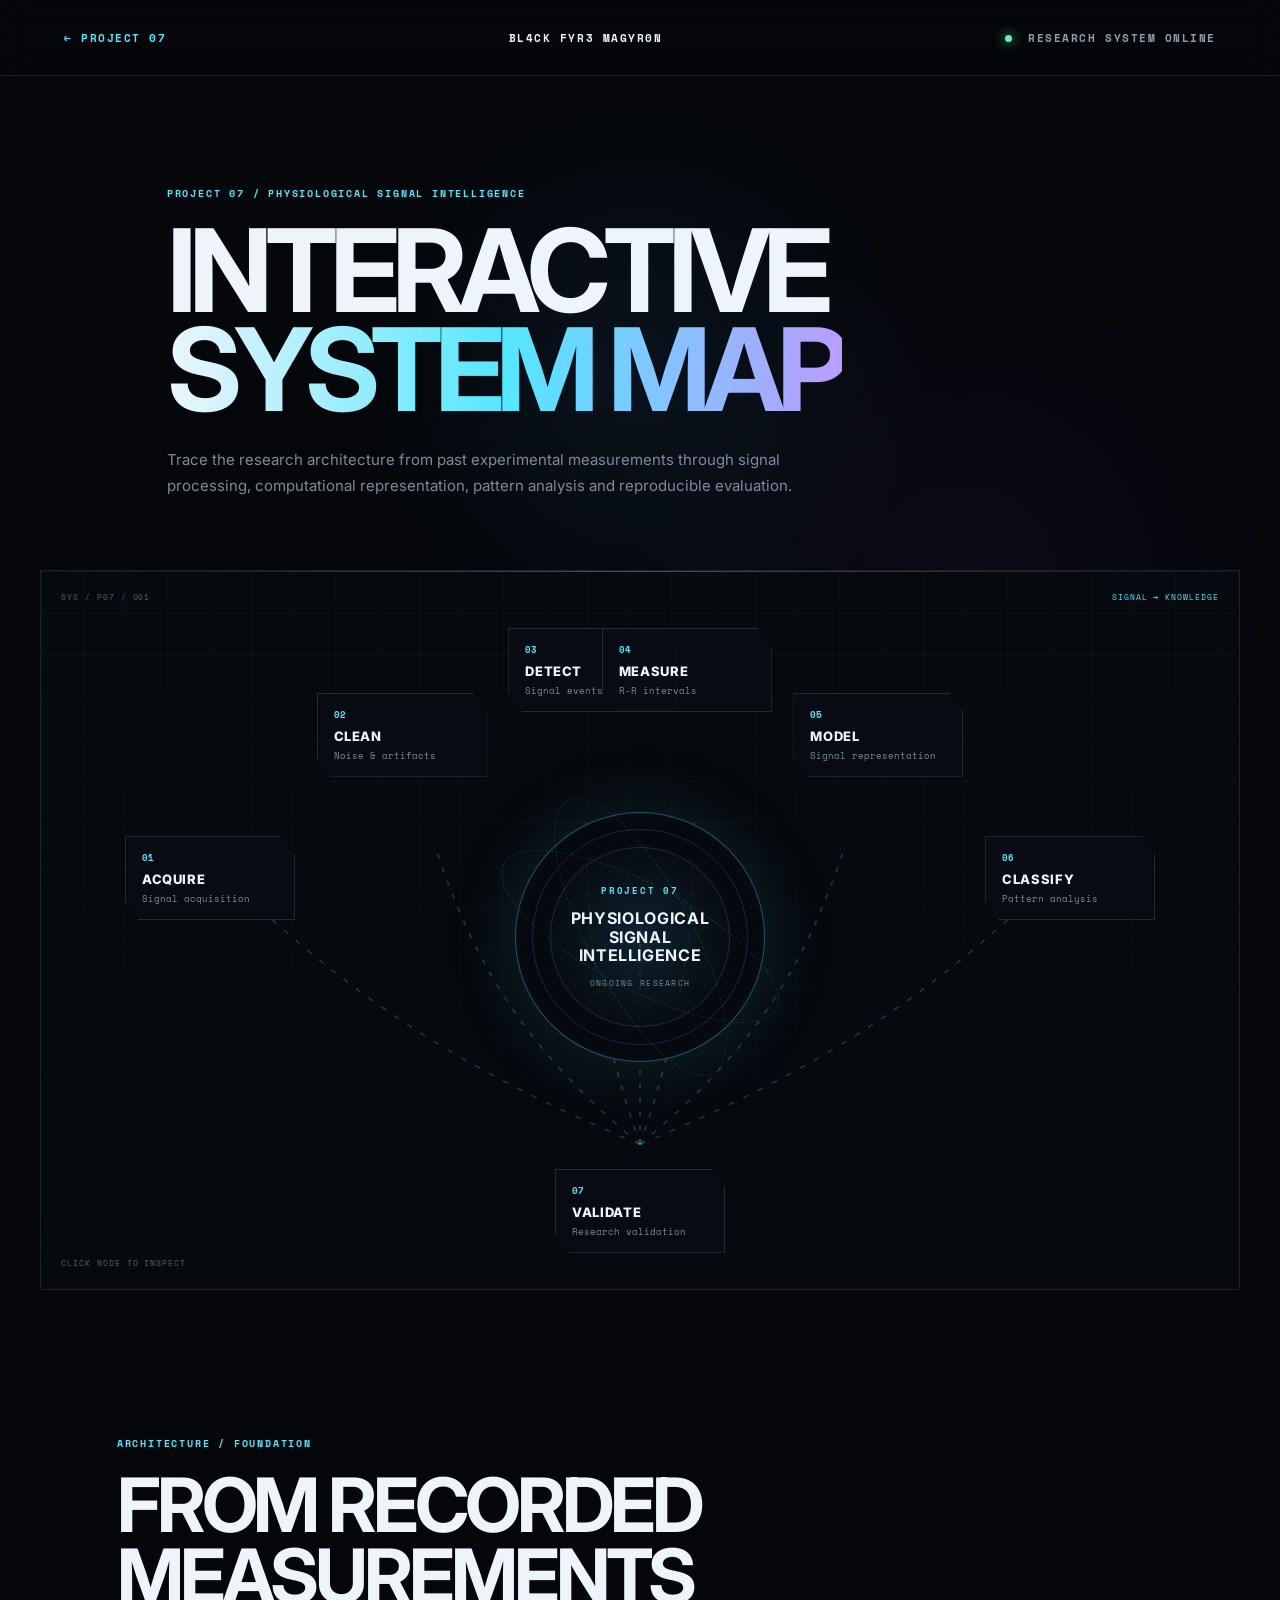
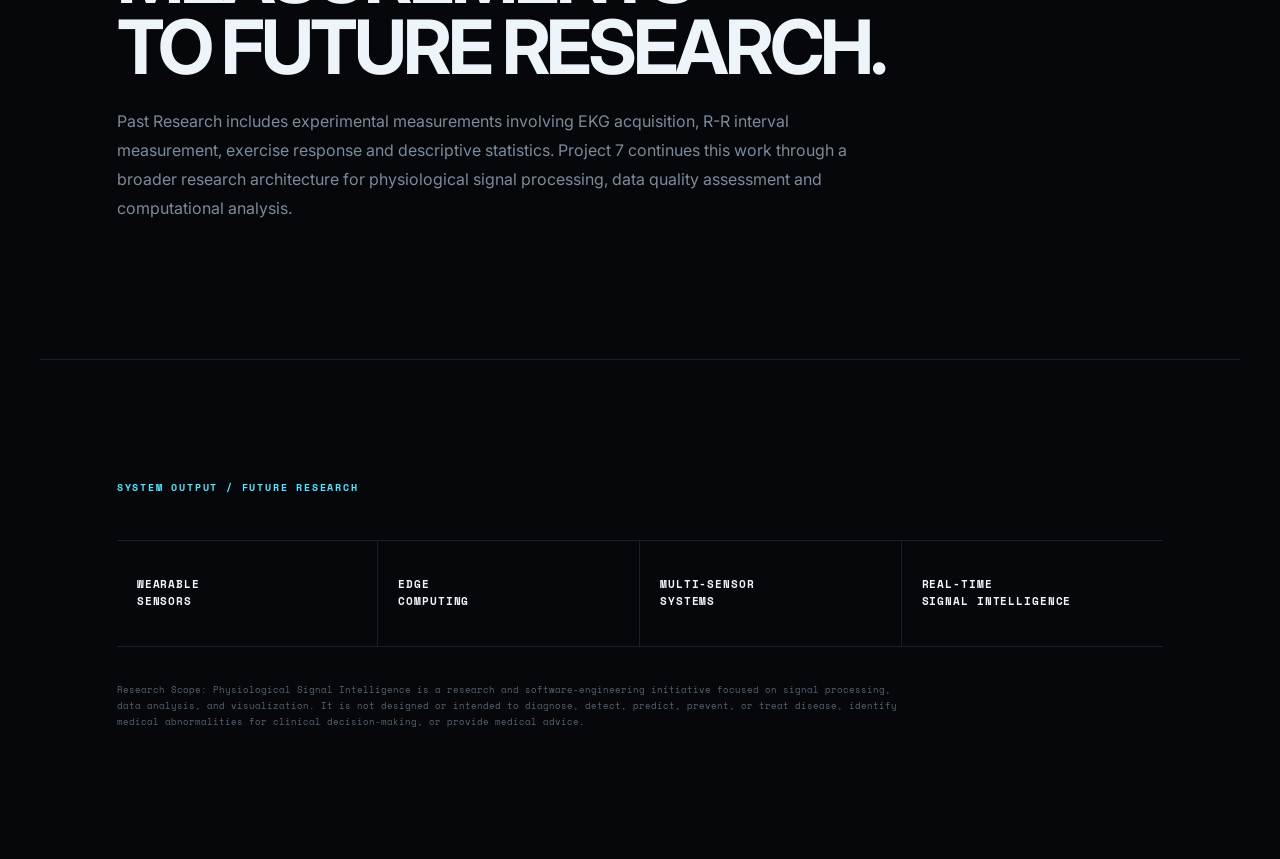
<file: project-7/system-map/index.html>
<!DOCTYPE html>
<html lang="en">
<head>
<meta charset="UTF-8">
<meta name="viewport" content="width=device-width, initial-scale=1.0">
<title>PROJECT 07 — SYSTEM MAP | BL4CK FYR3 MAGYR0N</title>
<link rel="stylesheet" href="system-map.css">
</head>
<body>
<div class="map-shell">
  <header class="map-header">
    <a href="/project-7/" class="back">← PROJECT 07</a>
    <div class="brand">BL4CK FYR3 MAGYR0N</div>
    <div class="status"><span></span> RESEARCH SYSTEM ONLINE</div>
  </header>

  <main>
    <section class="intro">
      <div class="eyebrow">PROJECT 07 / PHYSIOLOGICAL SIGNAL INTELLIGENCE</div>
      <h1>INTERACTIVE<br><em>SYSTEM MAP</em></h1>
      <p>Trace the research architecture from past experimental measurements through signal processing, computational representation, pattern analysis and reproducible evaluation.</p>
    </section>

    <section class="system-map" aria-label="Project 07 interactive systems map">
      <div class="map-grid"></div>
      <div class="scanline"></div>
      <svg class="connections" viewBox="0 0 1000 720" preserveAspectRatio="none" aria-hidden="true">
        <path id="path-acquire" d="M500 575 C350 500 265 430 175 330"/>
        <path id="path-clean" d="M500 575 C410 485 365 405 330 280"/>
        <path id="path-detect" d="M500 575 C470 470 455 385 455 245"/>
        <path id="path-measure" d="M500 575 C530 470 545 385 545 245"/>
        <path id="path-model" d="M500 575 C590 485 635 405 670 280"/>
        <path id="path-classify" d="M500 575 C650 500 735 430 825 330"/>
        <path id="path-validate" d="M500 575 C500 485 500 410 500 350"/>
      </svg>

      <div class="core" data-node="project">
        <div class="core-ring r1"></div><div class="core-ring r2"></div>
        <div class="core-orbit o1"></div><div class="core-orbit o2"></div>
        <div class="core-label">PROJECT 07</div>
        <strong>PHYSIOLOGICAL<br>SIGNAL<br>INTELLIGENCE</strong>
        <small>ONGOING RESEARCH</small>
      </div>

      <button class="node node-01" data-node="acquire"><span>01</span><b>ACQUIRE</b><small>Signal acquisition</small></button>
      <button class="node node-02" data-node="clean"><span>02</span><b>CLEAN</b><small>Noise & artifacts</small></button>
      <button class="node node-03" data-node="detect"><span>03</span><b>DETECT</b><small>Signal events</small></button>
      <button class="node node-04" data-node="measure"><span>04</span><b>MEASURE</b><small>R-R intervals</small></button>
      <button class="node node-05" data-node="model"><span>05</span><b>MODEL</b><small>Signal representation</small></button>
      <button class="node node-06" data-node="classify"><span>06</span><b>CLASSIFY</b><small>Pattern analysis</small></button>
      <button class="node node-07" data-node="validate"><span>07</span><b>VALIDATE</b><small>Research validation</small></button>

      <div class="map-hud hud-a">SYS / P07 / 001</div>
      <div class="map-hud hud-b">SIGNAL → KNOWLEDGE</div>
      <div class="map-hud hud-c">CLICK NODE TO INSPECT</div>
    </section>

    <section class="detail-panel" id="detailPanel">
      <div class="detail-top">
        <span id="detailCode">SYSTEM CORE</span>
        <button id="closeDetail" aria-label="Close detail">×</button>
      </div>
      <div class="detail-content">
        <div class="detail-index" id="detailIndex">P07</div>
        <div>
          <div class="eyebrow" id="detailEyebrow">PROJECT 07</div>
          <h2 id="detailTitle">PHYSIOLOGICAL SIGNAL INTELLIGENCE</h2>
          <p id="detailText">Select a research node to inspect its role in the Project 07 architecture.</p>
          <div class="detail-grid">
            <div><label>STATUS</label><strong id="detailStatus">ONGOING RESEARCH</strong></div>
            <div><label>CONNECTION</label><strong id="detailNext">SYSTEM CORE</strong></div>
          </div>
          <div class="signal-demo" id="signalDemo"></div>
        </div>
      </div>
    </section>

    <section class="foundation">
      <div class="eyebrow">ARCHITECTURE / FOUNDATION</div>
      <h2>FROM RECORDED MEASUREMENTS<br>TO FUTURE RESEARCH.</h2>
      <p>Past Research includes experimental measurements involving EKG acquisition, R-R interval measurement, exercise response and descriptive statistics. Project 7 continues this work through a broader research architecture for physiological signal processing, data quality assessment and computational analysis.</p>
    </section>

    <section class="future">
      <div class="eyebrow">SYSTEM OUTPUT / FUTURE RESEARCH</div>
      <div class="future-grid">
        <div>WEARABLE<br>SENSORS</div>
        <div>EDGE<br>COMPUTING</div>
        <div>MULTI-SENSOR<br>SYSTEMS</div>
        <div>REAL-TIME<br>SIGNAL INTELLIGENCE</div>
      </div>
      <p class="disclaimer">Research Scope: Physiological Signal Intelligence is a research and software-engineering initiative focused on signal processing, data analysis, and visualization. It is not designed or intended to diagnose, detect, predict, prevent, or treat disease, identify medical abnormalities for clinical decision-making, or provide medical advice.</p>
    </section>
  </main>
</div>
<script src="system-map.js"></script>
</body>
</html>
</file>
<file: project-7/project-7.css>
/* =========================================================
   BL4CK FYR3 MAGYR0N
   PROJECT 7 — PHYSIOLOGICAL SIGNAL INTELLIGENCE
   PROJECT 7 VISUAL SYSTEM
========================================================= */

:root {
    --bg: #05070b;
    --bg-soft: #080c12;
    --panel: #0b1119;
    --panel-light: #101923;

    --text: #edf7ff;
    --muted: #8393a3;
    --dim: #526170;

    --cyan: #35e7ff;
    --cyan-soft: rgba(53, 231, 255, 0.16);

    --violet: #8b68ff;
    --violet-soft: rgba(139, 104, 255, 0.16);

    --line: rgba(150, 190, 215, 0.14);

    --max-width: 1400px;
}


/* =========================================================
   RESET
========================================================= */

* {
    margin: 0;
    padding: 0;
    box-sizing: border-box;
}

html {
    scroll-behavior: smooth;
}

body {
    background:
        radial-gradient(
            circle at 75% 15%,
            rgba(53, 231, 255, 0.07),
            transparent 30%
        ),
        radial-gradient(
            circle at 20% 65%,
            rgba(139, 104, 255, 0.06),
            transparent 32%
        ),
        var(--bg);

    color: var(--text);

    font-family:
        Inter,
        "Segoe UI",
        Arial,
        sans-serif;

    line-height: 1.6;

    overflow-x: hidden;
}


/* =========================================================
   TECHNICAL GRID
========================================================= */

body::before {
    content: "";
    position: fixed;
    inset: 0;

    pointer-events: none;

    background-image:
        linear-gradient(
            rgba(120, 170, 195, 0.035) 1px,
            transparent 1px
        ),
        linear-gradient(
            90deg,
            rgba(120, 170, 195, 0.035) 1px,
            transparent 1px
        );

    background-size: 60px 60px;

    mask-image: linear-gradient(
        to bottom,
        black,
        transparent 85%
    );

    z-index: -1;
}


/* =========================================================
   HEADER
========================================================= */

.project-header {
    width: 100%;

    min-height: 78px;

    display: flex;

    align-items: center;

    justify-content: space-between;

    padding: 0 5vw;

    border-bottom: 1px solid var(--line);

    background: rgba(5, 7, 11, 0.88);

    backdrop-filter: blur(18px);

    position: sticky;

    top: 0;

    z-index: 100;
}


/* BRAND */

.brand {
    text-decoration: none;

    color: var(--text);

    display: flex;

    flex-direction: column;

    line-height: 1.05;
}

.brand-main {
    font-size: 0.92rem;

    letter-spacing: 0.28em;

    font-weight: 600;
}

.brand-sub {
    margin-top: 5px;

    color: var(--cyan);

    font-size: 0.62rem;

    letter-spacing: 0.55em;
}


/* NAV */

.project-nav {
    display: flex;

    gap: 28px;

    align-items: center;
}

.project-nav a {
    color: var(--muted);

    text-decoration: none;

    font-size: 0.65rem;

    letter-spacing: 0.18em;

    transition:
        color 0.25s ease,
        text-shadow 0.25s ease;
}

.project-nav a:hover {
    color: var(--cyan);

    text-shadow:
        0 0 12px rgba(53, 231, 255, 0.55);
}


/* =========================================================
   HERO
========================================================= */

.project-hero {
    position: relative;

    min-height: 760px;

    max-width: var(--max-width);

    margin: auto;

    padding:
        150px
        6vw
        100px;

    display: grid;

    grid-template-columns:
        1.3fr
        0.7fr;

    gap: 80px;

    align-items: center;

    overflow: hidden;
}


/* HERO LIGHT */

.project-hero::before {
    content: "";

    position: absolute;

    width: 620px;

    height: 620px;

    right: -220px;

    top: 30px;

    border-radius: 50%;

    background:
        radial-gradient(
            circle,
            rgba(53, 231, 255, 0.11),
            rgba(139, 104, 255, 0.04) 35%,
            transparent 70%
        );

    filter: blur(5px);

    pointer-events: none;
}


/* HERO CONTENT */

.hero-content {
    position: relative;

    z-index: 2;
}

.research-label {
    color: var(--cyan);

    font-size: 0.68rem;

    letter-spacing: 0.38em;

    margin-bottom: 28px;

    font-weight: 600;
}

.hero-content h1 {
    font-size: clamp(4rem, 10vw, 9rem);

    line-height: 0.85;

    letter-spacing: -0.04em;

    font-weight: 700;
}

.hero-content h1 span {
    color: var(--violet);

    text-shadow:
        0 0 35px rgba(139, 104, 255, 0.45);
}

.hero-content h2 {
    margin-top: 30px;

    font-size: clamp(1rem, 2vw, 1.45rem);

    letter-spacing: 0.18em;

    color: #d8e7f2;

    font-weight: 500;
}

.hero-intro {
    max-width: 700px;

    margin-top: 30px;

    color: var(--muted);

    font-size: 1.05rem;

    line-height: 1.9;
}

.hero-intro strong {
    color: var(--text);

    font-weight: 600;
}


/* STATUS */

.project-status {
    display: inline-flex;

    align-items: center;

    gap: 10px;

    margin-top: 38px;

    padding: 10px 15px;

    border: 1px solid var(--line);

    background: rgba(8, 15, 22, 0.75);

    color: var(--muted);

    font-size: 0.62rem;

    letter-spacing: 0.18em;
}

.status-dot {
    width: 7px;

    height: 7px;

    border-radius: 50%;

    background: var(--cyan);

    box-shadow:
        0 0 8px var(--cyan),
        0 0 18px rgba(53, 231, 255, 0.6);
}


/* =========================================================
   HERO DATA PANEL
========================================================= */

.hero-data {
    position: relative;

    border: 1px solid var(--line);

    background:
        linear-gradient(
            145deg,
            rgba(15, 25, 35, 0.9),
            rgba(5, 9, 14, 0.8)
        );

    padding: 30px;

    box-shadow:
        0 0 50px rgba(0, 0, 0, 0.3);
}

.hero-data::before {
    content: "BFM / P7";

    position: absolute;

    top: -9px;

    right: 18px;

    padding: 0 8px;

    background: var(--bg);

    color: var(--cyan);

    font-size: 0.55rem;

    letter-spacing: 0.25em;
}

.data-line {
    display: flex;

    flex-direction: column;

    gap: 5px;

    padding: 19px 0;

    border-bottom: 1px solid var(--line);
}

.data-line:last-child {
    border-bottom: none;
}

.data-line span {
    color: var(--dim);

    font-size: 0.56rem;

    letter-spacing: 0.2em;
}

.data-line strong {
    color: #dcebf4;

    font-size: 0.72rem;

    letter-spacing: 0.09em;

    font-weight: 500;
}


/* =========================================================
   GENERAL SECTIONS
========================================================= */

section {
    max-width: var(--max-width);

    margin: auto;
}

.section-number {
    color: var(--cyan);

    font-size: 0.6rem;

    letter-spacing: 0.28em;

    font-weight: 600;

    margin-bottom: 35px;
}


/* =========================================================
   RESEARCH INTRO
========================================================= */

.research-intro {
    padding:
        130px
        7vw;

    border-top: 1px solid var(--line);

    display: grid;

    grid-template-columns: 0.35fr 1fr;

    gap: 70px;
}

.research-copy {
    max-width: 850px;
}

.research-copy h2 {
    font-size: clamp(2rem, 5vw, 4.2rem);

    line-height: 1;

    letter-spacing: -0.025em;

    margin-bottom: 35px;
}

.research-copy p {
    color: var(--muted);

    max-width: 800px;

    font-size: 1rem;

    line-height: 1.9;

    margin-bottom: 22px;
}


/* =========================================================
   SEVEN STAGES
========================================================= */

.seven-stages {
    padding:
        140px
        5vw
        130px;

    border-top: 1px solid var(--line);
}

.section-heading {
    text-align: center;

    margin-bottom: 75px;
}

.section-heading .section-number {
    margin-bottom: 18px;
}

.section-heading h2 {
    font-size: clamp(2.8rem, 6vw, 5.5rem);

    line-height: 0.95;

    letter-spacing: -0.035em;
}

.section-heading p {
    margin-top: 20px;

    color: var(--muted);

    font-size: 0.7rem;

    letter-spacing: 0.32em;
}


/* STAGE GRID */

.stage-grid {
    display: grid;

    grid-template-columns:
        repeat(4, 1fr);

    gap: 12px;
}


/* STAGE CARD */

.stage-card {
    min-height: 330px;

    padding: 28px;

    border: 1px solid var(--line);

    background:
        linear-gradient(
            150deg,
            rgba(12, 20, 29, 0.94),
            rgba(5, 9, 14, 0.94)
        );

    position: relative;

    overflow: hidden;

    transition:
        transform 0.35s ease,
        border-color 0.35s ease,
        box-shadow 0.35s ease;
}

.stage-card::after {
    content: "";

    position: absolute;

    left: 0;

    bottom: 0;

    width: 0;

    height: 2px;

    background:
        linear-gradient(
            90deg,
            var(--cyan),
            var(--violet)
        );

    transition: width 0.4s ease;
}

.stage-card:hover {
    transform: translateY(-7px);

    border-color:
        rgba(53, 231, 255, 0.35);

    box-shadow:
        0 20px 60px rgba(0, 0, 0, 0.35);
}

.stage-card:hover::after {
    width: 100%;
}


/* STAGE NUMBER */

.stage-number {
    color: var(--cyan);

    font-family:
        "Courier New",
        monospace;

    font-size: 0.72rem;

    letter-spacing: 0.15em;
}


/* ICON */

.stage-icon {
    margin-top: 38px;

    color: var(--violet);

    font-size: 2rem;

    opacity: 0.9;

    text-shadow:
        0 0 18px rgba(139, 104, 255, 0.45);
}


/* TITLE */

.stage-card h3 {
    margin-top: 20px;

    font-size: 1.25rem;

    letter-spacing: 0.12em;
}


/* DESCRIPTION */

.stage-card p {
    margin-top: 14px;

    color: var(--muted);

    font-size: 0.85rem;

    line-height: 1.7;
}


/* STATUS */

.stage-status {
    position: absolute;

    left: 28px;

    bottom: 23px;

    color: var(--dim);

    font-family:
        "Courier New",
        monospace;

    font-size: 0.52rem;

    letter-spacing: 0.16em;
}


/* Last three centered visually */

.stage-card:nth-child(5),
.stage-card:nth-child(6),
.stage-card:nth-child(7) {
    min-height: 300px;
}


/* =========================================================
   RESEARCH FOUNDATION
========================================================= */

.research-foundation {
    padding:
        130px
        7vw;

    border-top: 1px solid var(--line);
}

.foundation-content {
    display: grid;

    grid-template-columns:
        1fr
        1fr;

    gap: 90px;

    align-items: start;
}

.foundation-label {
    color: var(--violet);

    font-size: 0.65rem;

    letter-spacing: 0.25em;

    margin-bottom: 22px;
}

.foundation-content h2 {
    font-size: clamp(2rem, 4vw, 4rem);

    line-height: 1;

    letter-spacing: -0.025em;
}

.foundation-content p {
    color: var(--muted);

    line-height: 1.9;

    margin-bottom: 25px;

    max-width: 650px;
}


/* =========================================================
   CURRENT RESEARCH
========================================================= */

.current-research {
    padding:
        130px
        5vw;

    border-top: 1px solid var(--line);

    text-align: center;
}

.current-research h2 {
    font-size: clamp(2rem, 5vw, 4.5rem);

    letter-spacing: -0.03em;

    margin-bottom: 60px;
}


/* FLOW */

.research-flow {
    display: flex;

    justify-content: center;

    align-items: center;

    flex-wrap: wrap;

    gap: 16px;
}

.research-flow div {
    border: 1px solid var(--line);

    background: var(--panel);

    padding: 17px 20px;

    color: #cfe3ed;

    font-family:
        "Courier New",
        monospace;

    font-size: 0.58rem;

    letter-spacing: 0.12em;
}

.research-flow span {
    color: var(--cyan);

    font-size: 1.1rem;
}


/* RESEARCH STATE */

.research-state {
    margin: 65px auto 0;

    max-width: 700px;

    padding: 20px;

    border: 1px solid var(--line);

    display: flex;

    justify-content: space-between;

    gap: 15px;

    color: var(--dim);

    font-size: 0.58rem;

    letter-spacing: 0.18em;
}

.research-state strong {
    color: var(--cyan);

    font-weight: 500;
}


/* =========================================================
   FUTURE DIRECTION
========================================================= */

.future-direction {
    padding:
        140px
        7vw;

    border-top: 1px solid var(--line);
}

.future-direction h2 {
    font-size: clamp(2.2rem, 5vw, 4.7rem);

    line-height: 1;

    max-width: 850px;

    margin-bottom: 30px;
}

.future-direction > p {
    max-width: 760px;

    color: var(--muted);

    line-height: 1.9;

    font-size: 1rem;
}


/* FUTURE SYSTEM */

.future-system {
    margin-top: 70px;

    display: flex;

    align-items: center;

    justify-content: center;

    gap: 16px;

    flex-wrap: wrap;
}

.future-system div {
    min-width: 150px;

    padding: 28px 20px;

    border: 1px solid var(--line);

    background:
        linear-gradient(
            145deg,
            var(--panel),
            rgba(6, 10, 16, 0.9)
        );

    color: var(--text);

    text-align: center;

    font-family:
        "Courier New",
        monospace;

    font-size: 0.7rem;

    letter-spacing: 0.13em;
}

.future-system small {
    display: block;

    margin-top: 8px;

    color: var(--dim);

    font-size: 0.5rem;
}

.future-system span {
    color: var(--violet);

    font-size: 1.2rem;
}


/* =========================================================
   FOOTER
========================================================= */

.project-footer {
    max-width: var(--max-width);

    margin: auto;

    padding:
        35px
        5vw;

    border-top: 1px solid var(--line);

    display: flex;

    justify-content: space-between;

    align-items: center;

    gap: 25px;

    color: var(--dim);

    font-size: 0.55rem;

    letter-spacing: 0.14em;
}

.project-footer span {
    color: var(--cyan);

    margin-left: 8px;
}

.project-footer a {
    color: var(--muted);

    text-decoration: none;

    transition: color 0.25s ease;
}

.project-footer a:hover {
    color: var(--cyan);
}


/* =========================================================
   RESPONSIVE
========================================================= */

@media (max-width: 1050px) {

    .project-hero {
        grid-template-columns: 1fr;

        min-height: auto;

        padding-top: 120px;
    }

    .hero-data {
        max-width: 700px;
    }

    .stage-grid {
        grid-template-columns:
            repeat(2, 1fr);
    }

    .research-intro {
        grid-template-columns: 1fr;
    }

    .foundation-content {
        grid-template-columns: 1fr;

        gap: 45px;
    }
}


@media (max-width: 700px) {

    .project-header {
        padding: 15px 20px;

        min-height: 70px;
    }

    .brand-main {
        font-size: 0.7rem;

        letter-spacing: 0.2em;
    }

    .project-nav {
        display: none;
    }

    .project-hero {
        padding:
            100px
            25px
            80px;
    }

    .hero-content h1 {
        font-size: 4.2rem;
    }

    .hero-content h2 {
        font-size: 0.8rem;

        line-height: 1.5;
    }

    .hero-intro {
        font-size: 0.9rem;
    }

    .research-intro,
    .research-foundation,
    .future-direction {
        padding:
            90px
            25px;
    }

    .seven-stages {
        padding:
            90px
            20px;
    }

    .stage-grid {
        grid-template-columns: 1fr;
    }

    .stage-card {
        min-height: 290px;
    }

    .current-research {
        padding:
            90px
            20px;
    }

    .research-flow {
        flex-direction: column;
    }

    .research-flow span {
        transform: rotate(90deg);
    }

    .research-state {
        flex-direction: column;

        align-items: center;

        text-align: center;
    }

    .future-system {
        flex-direction: column;
    }

    .future-system span {
        transform: rotate(90deg);
    }

    .project-footer {
        flex-direction: column;

        align-items: flex-start;

        padding:
            30px 25px;
    }
}


/* =========================================================
   ACCESSIBILITY
========================================================= */

@media (prefers-reduced-motion: reduce) {

    html {
        scroll-behavior: auto;
    }

    *,
    *::before,
    *::after {
        transition: none !important;
        animation: none !important;
    }
}

/* =========================================================
   MERGED SIGNAL CLASSIFICATION
========================================================= */

.signal-classification,
.lab-data,
.research-questions,
.embedded-system-map {
    padding: 130px 6vw;
    border-top: 1px solid var(--line);
}

.classification-header,
.lab-data-header,
.map-heading {
    display: grid;
    grid-template-columns: 1fr 0.8fr;
    gap: 80px;
    align-items: end;
    margin-bottom: 55px;
}

.classification-label {
    color: var(--cyan);
    font-size: 0.58rem;
    letter-spacing: 0.25em;
    margin-bottom: 18px;
}

.classification-header h2,
.lab-data-header h2,
.map-heading h2 {
    font-size: clamp(2.4rem, 5vw, 5rem);
    line-height: 0.95;
    letter-spacing: -0.035em;
}

.classification-header > p,
.lab-data-header > p,
.map-heading > p {
    color: var(--muted);
    line-height: 1.9;
    max-width: 650px;
}

.classification-grid {
    display: grid;
    grid-template-columns: repeat(3, 1fr);
    gap: 12px;
}

.signal-card,
.data-panel,
.lab-table-wrap {
    border: 1px solid var(--line);
    background: linear-gradient(145deg, rgba(12,20,29,.94), rgba(5,9,14,.94));
}

.signal-card {
    padding: 26px;
    min-height: 500px;
    position: relative;
    overflow: hidden;
    transition: transform .3s ease, border-color .3s ease;
}

.signal-card:hover {
    transform: translateY(-6px);
    border-color: rgba(53,231,255,.35);
}

.signal-card-top,
.panel-heading {
    display: flex;
    justify-content: space-between;
    gap: 15px;
    color: var(--dim);
    font-family: "Courier New", monospace;
    font-size: .52rem;
    letter-spacing: .15em;
}

.signal-state {
    color: var(--violet);
}

.signal-state.normal {
    color: var(--cyan);
}

.mini-ecg {
    height: 150px;
    margin: 38px -10px 28px;
    border-top: 1px solid rgba(120,170,195,.08);
    border-bottom: 1px solid rgba(120,170,195,.08);
    background:
        linear-gradient(rgba(120,170,195,.055) 1px, transparent 1px),
        linear-gradient(90deg, rgba(120,170,195,.055) 1px, transparent 1px);
    background-size: 30px 30px;
}

.mini-ecg svg,
.archive-wave svg {
    width: 100%;
    height: 100%;
}

.mini-ecg path,
.archive-wave path {
    fill: none;
    stroke: var(--cyan);
    stroke-width: 2;
    filter: drop-shadow(0 0 5px rgba(53,231,255,.65));
}

.signal-card h3 {
    font-size: 1.1rem;
    letter-spacing: .13em;
}

.signal-card p {
    margin-top: 15px;
    color: var(--muted);
    line-height: 1.75;
    font-size: .84rem;
}

.signal-metrics {
    position: absolute;
    left: 26px;
    right: 26px;
    bottom: 25px;
    display: grid;
    grid-template-columns: 1fr 1fr;
    gap: 9px 20px;
    border-top: 1px solid var(--line);
    padding-top: 18px;
}

.signal-metrics span {
    color: var(--dim);
    font-size: .48rem;
    letter-spacing: .16em;
}

.signal-metrics strong {
    font-family: "Courier New", monospace;
    font-size: .55rem;
    color: #cfe3ed;
    text-align: right;
}

.classification-note {
    margin-top: 20px;
    color: var(--dim);
    font-size: .56rem;
    line-height: 1.7;
    font-family: "Courier New", monospace;
}

/* =========================================================
   PAST RESEARCH
========================================================= */

.lab-method-strip {
    display: grid;
    grid-template-columns: repeat(4, 1fr);
    border: 1px solid var(--line);
    margin-bottom: 12px;
}

.lab-method-strip div {
    padding: 22px;
    border-right: 1px solid var(--line);
}

.lab-method-strip div:last-child {
    border-right: 0;
}

.lab-method-strip span {
    display: block;
    color: var(--dim);
    font-size: .5rem;
    letter-spacing: .18em;
}

.lab-method-strip strong {
    display: block;
    margin-top: 8px;
    color: #dcebf4;
    font-family: "Courier New", monospace;
    font-size: .62rem;
    letter-spacing: .08em;
}

.data-visual-grid {
    display: grid;
    grid-template-columns: 1.35fr .65fr;
    gap: 12px;
}

.data-panel {
    padding: 25px;
}

.waveform-compare {
    display: grid;
    grid-template-columns: 1fr;
    gap: 28px;
    margin-top: 30px;
}

.waveform-compare small {
    color: var(--dim);
    font-family: "Courier New", monospace;
    font-size: .5rem;
    letter-spacing: .16em;
}

.archive-wave {
    height: 150px;
    margin: 10px 0;
    background:
        linear-gradient(rgba(120,170,195,.05) 1px, transparent 1px),
        linear-gradient(90deg, rgba(120,170,195,.05) 1px, transparent 1px);
    background-size: 30px 30px;
    border: 1px solid rgba(120,170,195,.08);
}

.waveform-compare strong {
    color: #cfe3ed;
    font-family: "Courier New", monospace;
    font-size: .58rem;
}

.chart-caption {
    margin-top: 25px;
    color: var(--dim);
    font-size: .55rem;
    line-height: 1.7;
}

.bar-chart {
    margin-top: 45px;
}

.bar-row {
    display: grid;
    grid-template-columns: 70px 1fr 50px;
    align-items: center;
    gap: 10px;
    margin: 25px 0;
    font-family: "Courier New", monospace;
    font-size: .55rem;
}

.bar-row > span {
    color: var(--dim);
}

.bar-row strong {
    color: var(--cyan);
    text-align: right;
}

.bar-track {
    height: 7px;
    background: rgba(120,170,195,.08);
    overflow: hidden;
}

.bar-track i {
    display: block;
    height: 100%;
    background: linear-gradient(90deg, var(--cyan), var(--violet));
}

.delta-result {
    margin-top: 55px;
    padding-top: 25px;
    border-top: 1px solid var(--line);
}

.delta-result span {
    color: var(--dim);
    display: block;
    font-size: .52rem;
    letter-spacing: .17em;
}

.delta-result strong {
    display: block;
    margin-top: 7px;
    font-size: 2.3rem;
    color: var(--text);
}

.delta-result small {
    display: block;
    margin-top: 8px;
    color: var(--dim);
    font-size: .52rem;
}

.lab-table-wrap {
    margin-top: 12px;
    padding: 25px;
    overflow-x: auto;
}

.lab-table {
    width: 100%;
    border-collapse: collapse;
    margin-top: 22px;
    font-family: "Courier New", monospace;
    font-size: .57rem;
}

.lab-table th,
.lab-table td {
    padding: 15px 12px;
    border-bottom: 1px solid var(--line);
    text-align: right;
    white-space: nowrap;
}

.lab-table th:first-child,
.lab-table td:first-child {
    text-align: left;
}

.lab-table th {
    color: var(--dim);
    font-weight: 400;
    letter-spacing: .08em;
}

.lab-table td {
    color: #cfe3ed;
}

.lab-table .highlight-row td {
    color: var(--cyan);
}

.data-interpretation {
    display: grid;
    grid-template-columns: .7fr 1fr;
    gap: 70px;
    margin-top: 70px;
    align-items: start;
}

.data-interpretation > div {
    display: flex;
    gap: 18px;
    align-items: flex-start;
}

.interpretation-number {
    color: var(--cyan);
    font-family: "Courier New", monospace;
    font-size: .58rem;
    letter-spacing: .15em;
}

.data-interpretation h3 {
    font-size: 1.2rem;
    letter-spacing: .13em;
}

.data-interpretation p {
    color: var(--muted);
    line-height: 1.9;
}

/* =========================================================
   RESEARCH QUESTIONS
========================================================= */

.question-layout {
    display: grid;
    grid-template-columns: 1fr 1fr;
    gap: 90px;
}

.question-layout h2 {
    font-size: clamp(2.3rem, 5vw, 5rem);
    line-height: .95;
    letter-spacing: -.035em;
}

.question-list > div {
    display: grid;
    grid-template-columns: 50px 1fr;
    gap: 20px;
    padding: 22px 0;
    border-bottom: 1px solid var(--line);
}

.question-list span {
    color: var(--cyan);
    font-family: "Courier New", monospace;
    font-size: .55rem;
}

.question-list p {
    color: #c4d3dd;
    line-height: 1.7;
    font-size: .84rem;
}

.research-boundary {
    margin-top: 60px;
    border: 1px solid rgba(139,104,255,.25);
    padding: 25px;
    display: grid;
    grid-template-columns: 180px 1fr;
    gap: 30px;
}

.research-boundary strong {
    color: var(--violet);
    font-family: "Courier New", monospace;
    font-size: .56rem;
    letter-spacing: .15em;
}

.research-boundary p {
    color: var(--muted);
    line-height: 1.8;
    font-size: .78rem;
}

/* =========================================================
   EMBEDDED SYSTEM MAP
========================================================= */

.map-core {
    position: relative;
    min-height: 680px;
    border: 1px solid var(--line);
    background:
        radial-gradient(circle at center, rgba(53,231,255,.08), transparent 30%),
        linear-gradient(145deg, rgba(8,15,22,.95), rgba(4,7,11,.98));
    overflow: hidden;
}

.map-core::before,
.map-core::after {
    content: "";
    position: absolute;
    inset: 8%;
    border: 1px solid rgba(53,231,255,.06);
    border-radius: 50%;
    pointer-events: none;
}

.map-core::after {
    inset: 18%;
    border-color: rgba(139,104,255,.08);
}

.map-ring {
    position: absolute;
    left: 50%;
    top: 43%;
    transform: translate(-50%, -50%);
    border: 1px dashed rgba(53,231,255,.18);
    border-radius: 50%;
    pointer-events: none;
}

.ring-one {
    width: 410px;
    height: 410px;
    animation: mapSpin 24s linear infinite;
}

.ring-two {
    width: 600px;
    height: 600px;
    border-color: rgba(139,104,255,.12);
    animation: mapSpinReverse 34s linear infinite;
}

.map-node {
    position: absolute;
    z-index: 3;
}

.map-node-center {
    left: 50%;
    top: 43%;
    transform: translate(-50%, -50%);
    width: 190px;
    height: 190px;
    border-radius: 50%;
    border: 1px solid rgba(53,231,255,.5);
    background: radial-gradient(circle, rgba(16,35,48,.98), rgba(4,8,13,.98));
    box-shadow: 0 0 60px rgba(53,231,255,.13), inset 0 0 40px rgba(139,104,255,.08);
    display: flex;
    flex-direction: column;
    align-items: center;
    justify-content: center;
    text-align: center;
}

.map-node-center span {
    color: var(--cyan);
    font: .5rem "Courier New", monospace;
    letter-spacing: .2em;
}

.map-node-center strong {
    font-size: 4rem;
    line-height: 1;
    letter-spacing: -.08em;
}

.map-node-center small {
    margin-top: 8px;
    color: var(--dim);
    font: .44rem/1.5 "Courier New", monospace;
    letter-spacing: .12em;
}

.map-node-stage {
    width: 62px;
    height: 62px;
    border-radius: 50%;
    border: 1px solid rgba(53,231,255,.35);
    background: rgba(6,13,20,.96);
    color: var(--cyan);
    font: .68rem "Courier New", monospace;
    cursor: pointer;
    box-shadow: 0 0 20px rgba(53,231,255,.07);
    transition: transform .25s ease, background .25s ease, box-shadow .25s ease;
}

.map-node-stage:hover,
.map-node-stage.map-selected {
    background: rgba(53,231,255,.12);
    box-shadow: 0 0 35px rgba(53,231,255,.2);
    transform: scale(1.12);
}

.stage-a { left: 17%; top: 16%; }
.stage-b { left: 40%; top: 9%; }
.stage-c { right: 18%; top: 18%; }
.stage-d { right: 8%; top: 47%; }
.stage-e { right: 23%; bottom: 12%; }
.stage-f { left: 39%; bottom: 7%; }
.stage-g { left: 13%; bottom: 16%; }

.map-future {
    position: absolute;
    left: 50%;
    bottom: 25px;
    transform: translateX(-50%);
    text-align: center;
    color: var(--dim);
    font: .48rem/1.7 "Courier New", monospace;
    letter-spacing: .15em;
}

.map-future strong {
    display: block;
    color: #b9d4df;
    font-size: .56rem;
}

.map-panel {
    margin-top: 12px;
    padding: 25px;
    border: 1px solid var(--line);
    background: var(--panel);
    min-height: 120px;
    transition: border-color .3s ease, box-shadow .3s ease;
}

.map-panel-active {
    border-color: rgba(53,231,255,.28);
    box-shadow: 0 20px 60px rgba(0,0,0,.25);
}

.map-panel span {
    color: var(--cyan);
    font: .5rem "Courier New", monospace;
    letter-spacing: .18em;
}

.map-panel h3 {
    margin-top: 8px;
    font-size: 1.1rem;
    letter-spacing: .1em;
}

.map-panel p {
    margin-top: 8px;
    color: var(--muted);
    font-size: .78rem;
    line-height: 1.7;
    max-width: 850px;
}

@keyframes mapSpin {
    from { transform: translate(-50%, -50%) rotate(0deg); }
    to { transform: translate(-50%, -50%) rotate(360deg); }
}

@keyframes mapSpinReverse {
    from { transform: translate(-50%, -50%) rotate(360deg); }
    to { transform: translate(-50%, -50%) rotate(0deg); }
}

@media (prefers-reduced-motion: reduce) {
    .ring-one,
    .ring-two {
        animation: none;
    }
}

@media (max-width: 900px) {
    .classification-header,
    .lab-data-header,
    .map-heading,
    .question-layout,
    .data-interpretation {
        grid-template-columns: 1fr;
        gap: 35px;
    }

    .classification-grid {
        grid-template-columns: 1fr;
    }

    .data-visual-grid {
        grid-template-columns: 1fr;
    }

    .lab-method-strip {
        grid-template-columns: 1fr 1fr;
    }

    .lab-method-strip div:nth-child(2) {
        border-right: 0;
    }

    .lab-method-strip div:nth-child(-n+2) {
        border-bottom: 1px solid var(--line);
    }
}

@media (max-width: 700px) {
    .signal-classification,
    .lab-data,
    .research-questions,
    .embedded-system-map {
        padding: 90px 20px;
    }

    .lab-method-strip {
        grid-template-columns: 1fr;
    }

    .lab-method-strip div {
        border-right: 0;
        border-bottom: 1px solid var(--line);
    }

    .lab-method-strip div:last-child {
        border-bottom: 0;
    }

    .research-boundary {
        grid-template-columns: 1fr;
        gap: 15px;
    }

    .map-core {
        min-height: 600px;
    }

    .map-node-center {
        width: 145px;
        height: 145px;
    }

    .map-node-center strong {
        font-size: 3rem;
    }

    .map-node-stage {
        width: 52px;
        height: 52px;
    }

    .ring-one {
        width: 300px;
        height: 300px;
    }

    .ring-two {
        width: 450px;
        height: 450px;
    }

    .stage-a { left: 8%; top: 12%; }
    .stage-b { left: 38%; top: 7%; }
    .stage-c { right: 8%; top: 13%; }
    .stage-d { right: 4%; top: 45%; }
    .stage-e { right: 12%; bottom: 12%; }
    .stage-f { left: 37%; bottom: 7%; }
    .stage-g { left: 6%; bottom: 13%; }
}



/* =========================================================
   RESEARCH APPLICATIONS — targeted Project 7 refinement
========================================================= */
.research-applications { padding: 110px 7vw; border-top: 1px solid var(--line); }
.applications-heading { display: grid; grid-template-columns: 1fr 0.8fr; gap: 45px; align-items: end; margin-bottom: 38px; }
.applications-heading h2 { font-size: clamp(2.2rem, 5vw, 4.5rem); line-height: .98; letter-spacing: -.035em; }
.applications-heading p, .application-card p { color: var(--muted); line-height: 1.8; }
.applications-grid { display: grid; grid-template-columns: repeat(3, minmax(0, 1fr)); gap: 12px; }
.application-card { min-height: 185px; padding: 25px; border: 1px solid var(--line); background: linear-gradient(145deg, rgba(15,25,35,.78), rgba(5,9,14,.72)); }
.application-card span { display: block; color: var(--cyan); font-size: .58rem; letter-spacing: .2em; margin-bottom: 18px; }
.application-card h3 { font-size: 1.05rem; margin-bottom: 10px; }
.application-card p { font-size: .88rem; }
.research-scope { margin-top: 32px; max-width: 950px; color: var(--muted); font-size: .78rem; line-height: 1.8; border-left: 2px solid var(--cyan); padding-left: 18px; }
@media (max-width: 800px) { .research-applications { padding: 80px 24px; } .applications-heading { grid-template-columns: 1fr; gap: 18px; } .applications-grid { grid-template-columns: 1fr; } }
</file>
<file: project-7/system-map/system-map.css>
@import url('https://fonts.googleapis.com/css2?family=Inter:wght@400;500;600;700;800&family=Space+Mono:wght@400;700&display=swap');

:root{
  --bg:#05070a; --panel:#0a0e14; --line:rgba(150,180,210,.14);
  --text:#edf5fb; --muted:#7d8b99; --cyan:#54e7ff; --violet:#9a70ff;
}
*{box-sizing:border-box}
html{scroll-behavior:smooth}
body{margin:0;background:var(--bg);color:var(--text);font-family:Inter,Arial,sans-serif;overflow-x:hidden}
body:before{content:"";position:fixed;inset:0;pointer-events:none;background:radial-gradient(circle at 50% 42%,rgba(65,160,255,.08),transparent 35%),radial-gradient(circle at 75% 65%,rgba(130,70,255,.06),transparent 30%);z-index:-1}
.map-shell{min-height:100vh}
.map-header{height:76px;padding:0 5vw;border-bottom:1px solid var(--line);display:flex;align-items:center;justify-content:space-between;position:sticky;top:0;background:rgba(5,7,10,.78);backdrop-filter:blur(18px);z-index:20}
.back,.brand,.status{font:700 11px "Space Mono",monospace;letter-spacing:.14em;text-decoration:none;color:var(--text)}
.back{color:var(--cyan);transition:.2s}.back:hover{letter-spacing:.2em}
.status{color:#8ea0ad}.status span{display:inline-block;width:7px;height:7px;border-radius:50%;background:#65f2c0;box-shadow:0 0 12px #65f2c0;margin-right:8px}
.intro{max-width:1100px;margin:0 auto;padding:110px 6vw 55px}
.eyebrow{font:700 10px "Space Mono",monospace;letter-spacing:.18em;color:var(--cyan)}
.intro h1{font-size:clamp(50px,9vw,125px);line-height:.86;margin:20px 0 28px;letter-spacing:-.07em}
.intro h1 em{font-style:normal;background:linear-gradient(90deg,var(--text),var(--cyan),#b99cff);-webkit-background-clip:text;background-clip:text;color:transparent}
.intro p{max-width:650px;color:var(--muted);line-height:1.75;font-size:15px}

.system-map{height:720px;max-width:1200px;margin:0 auto;position:relative;overflow:hidden;border:1px solid var(--line);background:#06090d}
.map-grid{position:absolute;inset:0;background-image:linear-gradient(rgba(100,160,200,.055) 1px,transparent 1px),linear-gradient(90deg,rgba(100,160,200,.055) 1px,transparent 1px);background-size:42px 42px;mask-image:linear-gradient(to bottom,#000,transparent)}
.map-grid:after{content:"";position:absolute;inset:0;background:radial-gradient(circle at 50% 55%,rgba(65,210,255,.13),transparent 25%)}
.scanline{position:absolute;left:0;right:0;height:1px;background:linear-gradient(90deg,transparent,var(--cyan),transparent);opacity:.35;animation:scan 6s linear infinite}
@keyframes scan{from{top:-5%}to{top:105%}}
.connections{position:absolute;inset:0;width:100%;height:100%}
.connections path{fill:none;stroke:rgba(84,231,255,.22);stroke-width:1.4;stroke-dasharray:5 9;animation:flow 5s linear infinite}
@keyframes flow{to{stroke-dashoffset:-70}}
.core{position:absolute;left:50%;top:51%;transform:translate(-50%,-50%);width:250px;height:250px;border:1px solid rgba(84,231,255,.35);border-radius:50%;display:flex;flex-direction:column;align-items:center;justify-content:center;text-align:center;background:radial-gradient(circle,rgba(30,70,95,.32),rgba(5,8,12,.96) 62%);box-shadow:0 0 80px rgba(84,231,255,.1),inset 0 0 40px rgba(120,80,255,.07)}
.core strong{font-size:16px;line-height:1.15;letter-spacing:.04em}.core small{font:8px "Space Mono",monospace;color:var(--muted);letter-spacing:.16em;margin-top:13px}.core-label{font:700 9px "Space Mono",monospace;color:var(--cyan);letter-spacing:.2em;margin-bottom:12px}
.core-ring{position:absolute;border:1px solid rgba(154,112,255,.22);border-radius:50%}.r1{inset:16px}.r2{inset:34px;border-color:rgba(84,231,255,.16)}
.core-orbit{position:absolute;border:1px dashed rgba(84,231,255,.15);border-radius:50%;animation:spin 14s linear infinite}.o1{width:310px;height:105px;transform:rotate(28deg)}.o2{width:105px;height:310px;transform:rotate(-28deg);animation-direction:reverse}
@keyframes spin{to{transform:rotate(388deg)}}

.node{position:absolute;width:170px;min-height:78px;padding:14px 16px;text-align:left;background:rgba(8,13,19,.9);border:1px solid rgba(130,170,200,.2);color:var(--text);cursor:pointer;transition:.25s;clip-path:polygon(0 0,92% 0,100% 22%,100% 100%,8% 100%,0 78%)}
.node:hover,.node.active{border-color:var(--cyan);box-shadow:0 0 28px rgba(84,231,255,.13);transform:translateY(-4px)}
.node span{font:700 9px "Space Mono",monospace;color:var(--cyan);display:block;margin-bottom:7px}.node b{font:800 13px Inter,sans-serif;letter-spacing:.05em;display:block}.node small{font:9px "Space Mono",monospace;color:var(--muted);display:block;margin-top:5px}
.node-01{left:7%;top:37%}.node-02{left:23%;top:17%}.node-03{left:39%;top:8%}.node-04{right:39%;top:8%}.node-05{right:23%;top:17%}.node-06{right:7%;top:37%}.node-07{left:50%;bottom:5%;transform:translateX(-50%)}.node-07:hover,.node-07.active{transform:translate(-50%,-4px)}

.map-hud{position:absolute;font:8px "Space Mono",monospace;color:#536673;letter-spacing:.12em}.hud-a{top:20px;left:20px}.hud-b{top:20px;right:20px;color:var(--cyan)}.hud-c{bottom:20px;left:20px}

.detail-panel{max-width:1200px;margin:24px auto 0;border:1px solid var(--line);background:linear-gradient(110deg,#080c11,#0a0d14);max-height:0;overflow:hidden;opacity:0;transition:max-height .55s ease,opacity .35s ease}
.detail-panel.open{max-height:500px;opacity:1}
.detail-top{display:flex;justify-content:space-between;padding:16px 22px;border-bottom:1px solid var(--line);font:9px "Space Mono",monospace;color:var(--cyan)}
.detail-top button{background:none;border:0;color:var(--muted);font-size:25px;cursor:pointer}
.detail-content{display:grid;grid-template-columns:180px 1fr;gap:25px;padding:35px}
.detail-index{font:800 60px "Space Mono",monospace;color:rgba(84,231,255,.2)}
.detail-content h2{font-size:clamp(25px,4vw,48px);margin:10px 0 15px;letter-spacing:-.04em}.detail-content p{max-width:700px;color:var(--muted);line-height:1.7}
.detail-grid{display:flex;gap:60px;margin-top:25px}.detail-grid label{display:block;font:8px "Space Mono",monospace;color:#596b78;margin-bottom:8px}.detail-grid strong{font:11px "Space Mono",monospace;color:var(--text)}
.signal-demo{height:58px;margin-top:28px;border-top:1px solid rgba(84,231,255,.14);border-bottom:1px solid rgba(84,231,255,.14);background:linear-gradient(90deg,transparent,rgba(84,231,255,.03),transparent);position:relative;overflow:hidden}.signal-demo:after{content:"";position:absolute;inset:0;background:linear-gradient(135deg,transparent 49%,rgba(84,231,255,.6) 50%,transparent 51%,transparent 61%,rgba(154,112,255,.55) 62%,transparent 63%);background-size:90px 100%;animation:signal 2.8s linear infinite}
@keyframes signal{to{background-position:90px 0}}

.foundation,.future{max-width:1200px;margin:0 auto;padding:120px 6vw}
.foundation h2{font-size:clamp(35px,6vw,75px);line-height:.95;letter-spacing:-.055em;margin:18px 0 25px}.foundation p{max-width:760px;color:var(--muted);line-height:1.8}
.future{border-top:1px solid var(--line)}.future-grid{display:grid;grid-template-columns:repeat(4,1fr);margin-top:45px;border-top:1px solid var(--line);border-bottom:1px solid var(--line)}.future-grid div{padding:35px 20px;font:700 11px "Space Mono",monospace;letter-spacing:.08em;border-right:1px solid var(--line);line-height:1.6}.future-grid div:last-child{border:0}.disclaimer{margin-top:35px;color:#566672;font:9px "Space Mono",monospace;line-height:1.8;max-width:800px}

@media(max-width:800px){
  .map-header{height:65px;padding:0 18px}.brand{display:none}.status{font-size:8px}
  .intro{padding:75px 24px 35px}.intro h1{font-size:58px}
  .system-map{height:760px;margin:0 12px}
  .connections{opacity:.65}
  .core{width:190px;height:190px;top:50%}.core strong{font-size:12px}.core-orbit{display:none}
  .node{width:132px;min-height:70px;padding:11px}.node b{font-size:11px}.node small{font-size:7px}
  .node-01{left:3%;top:27%}.node-02{left:3%;top:43%}.node-03{left:3%;top:59%}
  .node-04{right:3%;top:27%}.node-05{right:3%;top:43%}.node-06{right:3%;top:59%}
  .node-07{bottom:5%}
  .hud-b{right:10px}.detail-content{grid-template-columns:1fr;padding:25px}.detail-index{display:none}.detail-grid{gap:25px;flex-wrap:wrap}
  .foundation,.future{padding:80px 24px}.future-grid{grid-template-columns:1fr 1fr}.future-grid div:nth-child(2){border-right:0}.future-grid div{border-bottom:1px solid var(--line)}
}
@media(prefers-reduced-motion:reduce){*{animation:none!important;scroll-behavior:auto!important}}
</file>
